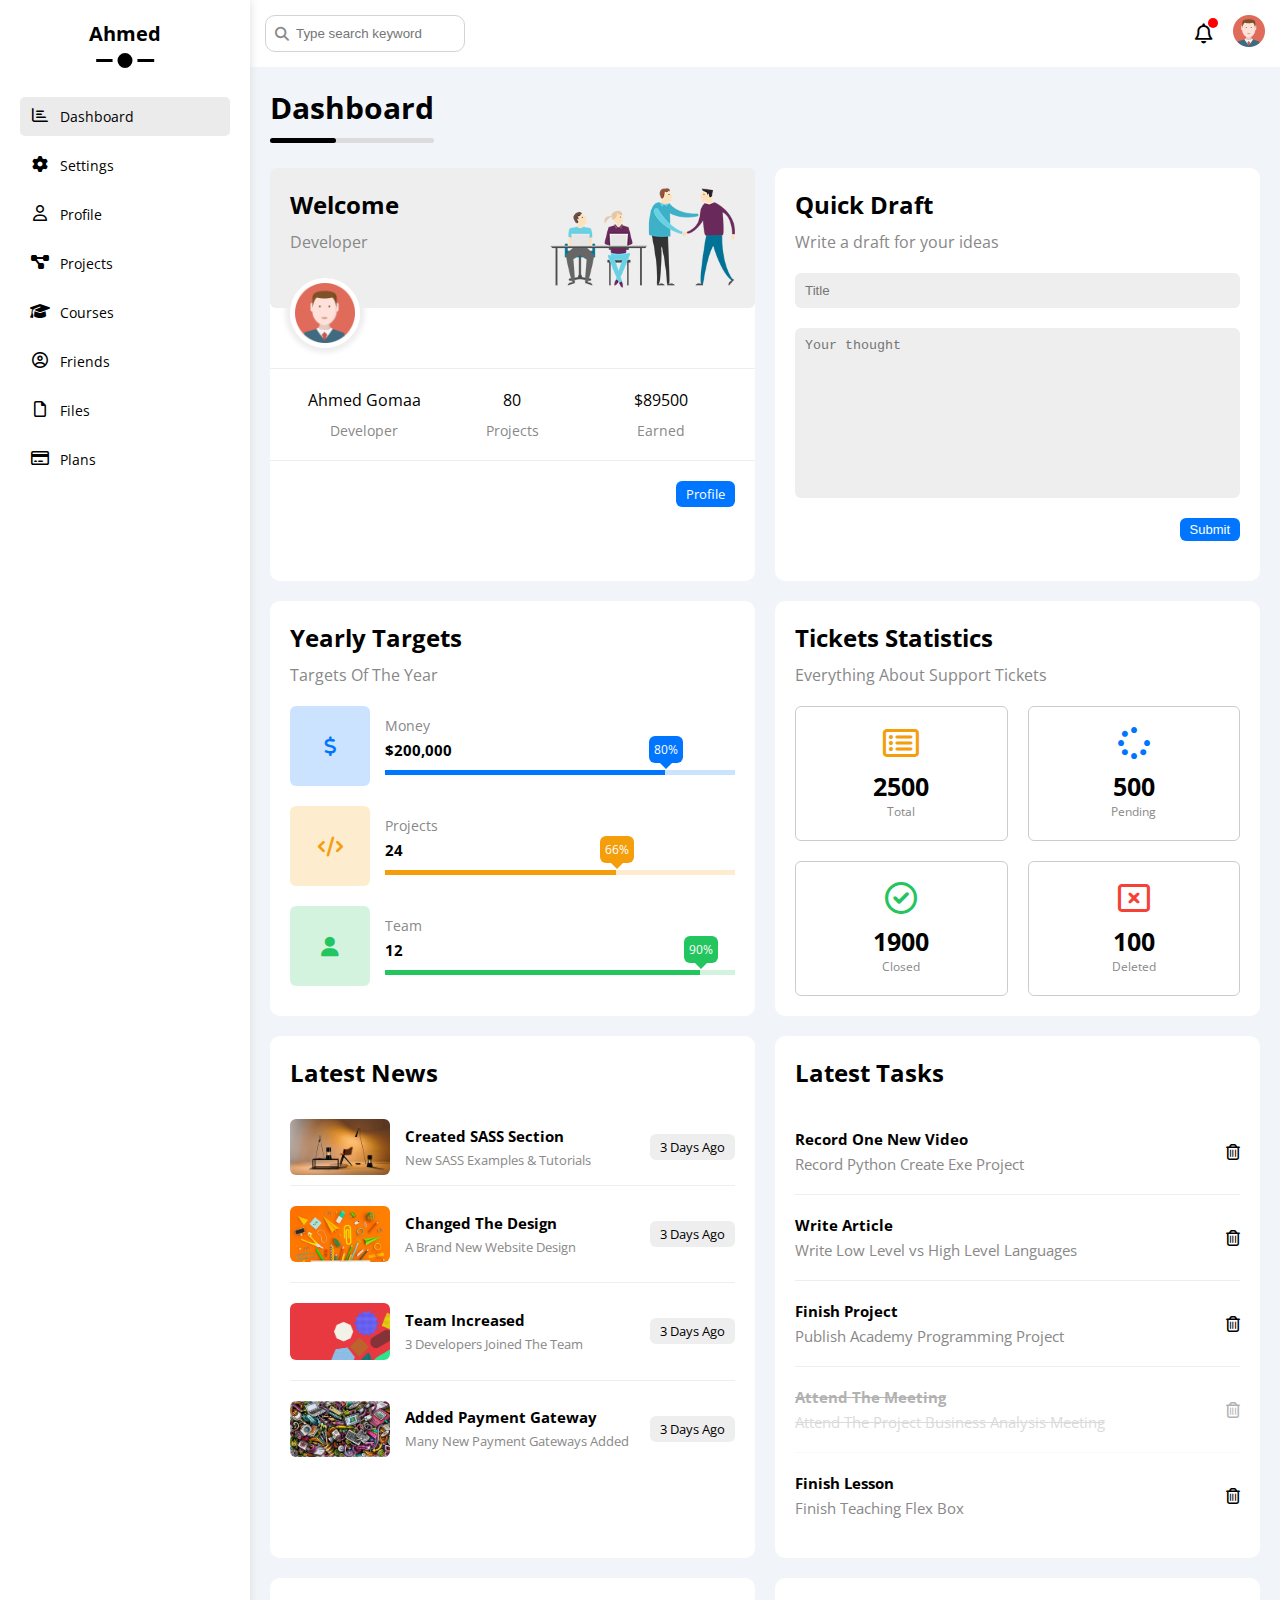
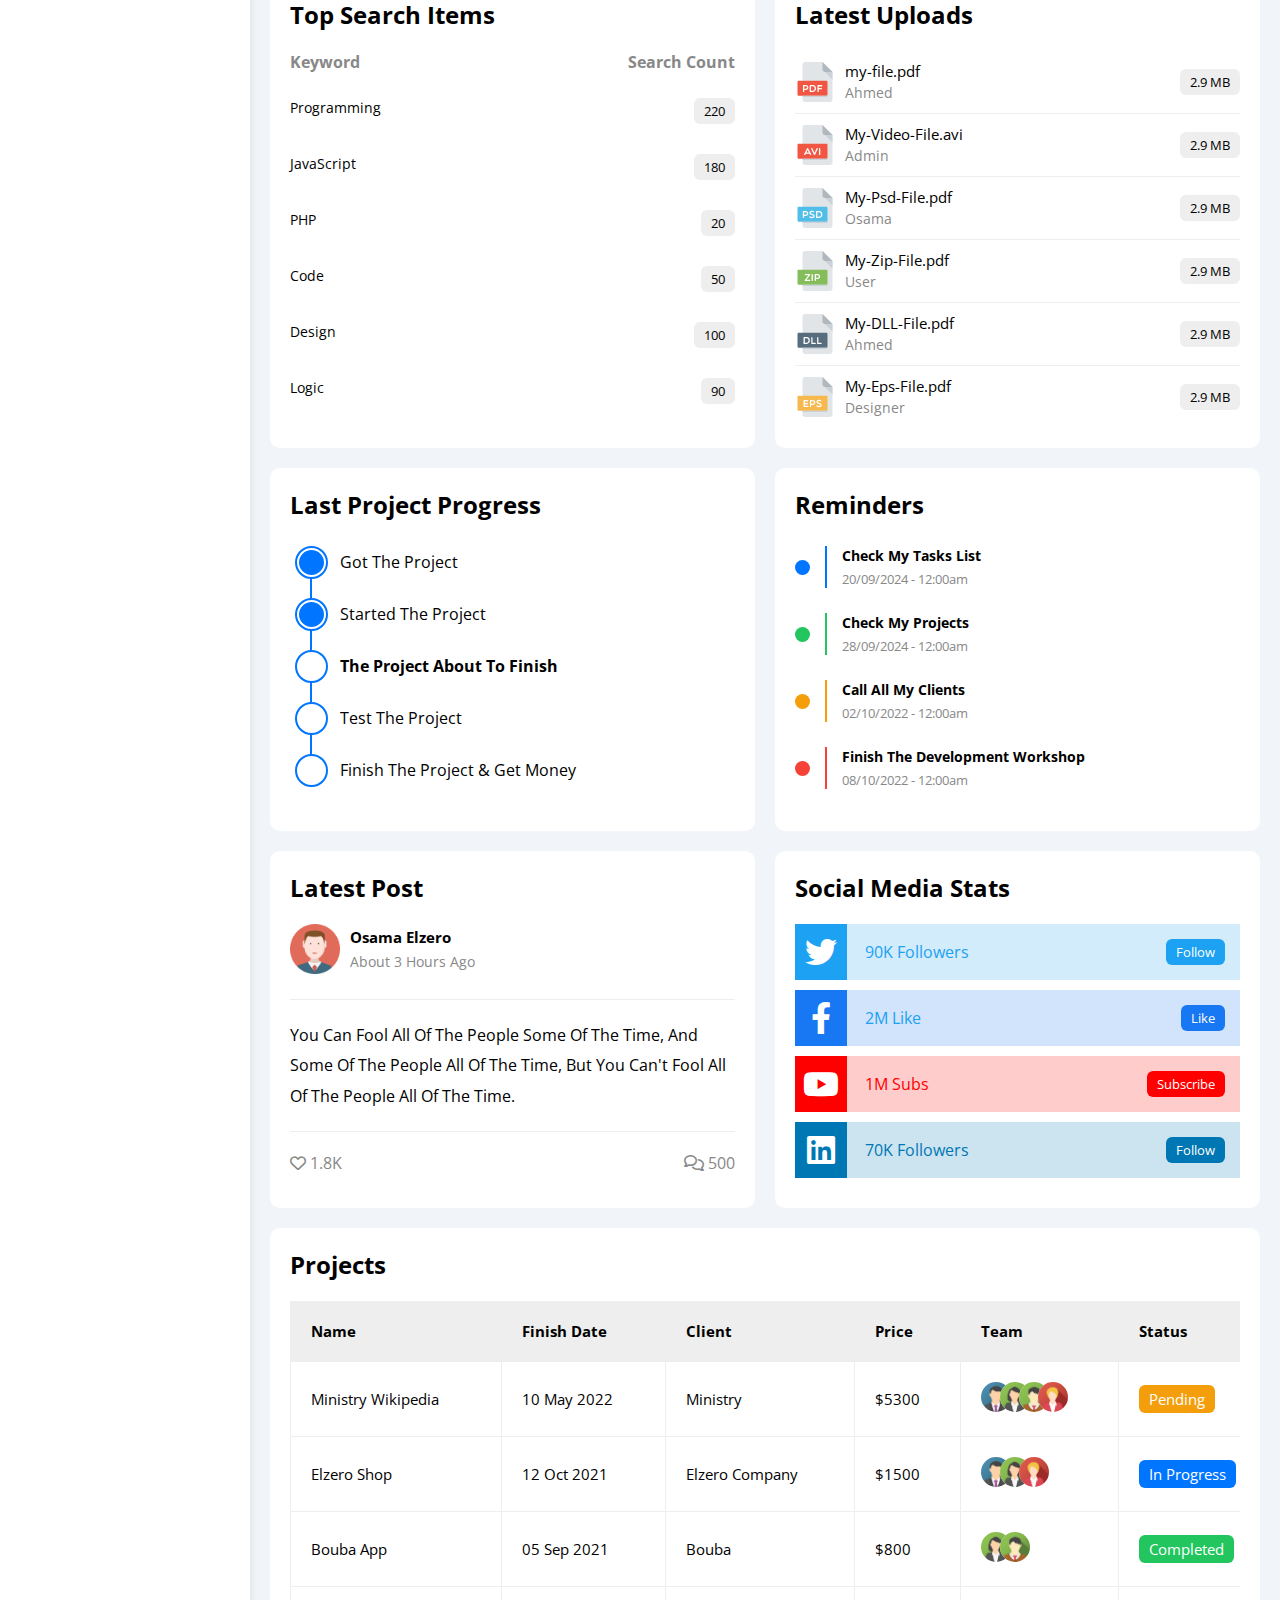
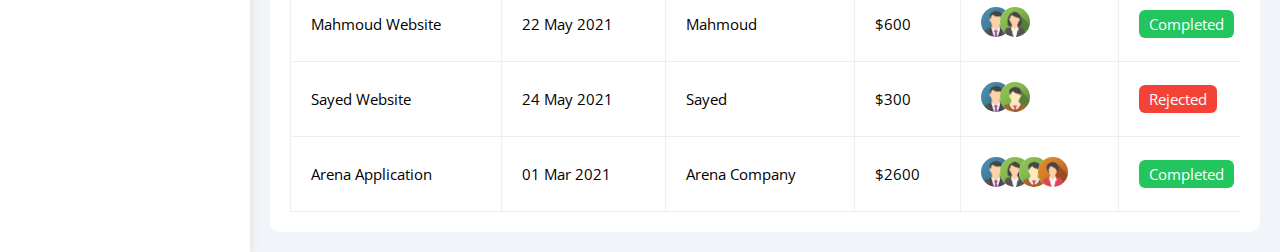
<file: index.html>
<!DOCTYPE html>
<html lang="en">
<head>
    <meta charset="UTF-8">
    <meta name="viewport" content="width=device-width, initial-scale=1.0">
    <title>Dashboard</title>
 
    
    <link rel="stylesheet" href="css/all.min.css" />
    <link rel="preconnect" href="https://fonts.googleapis.com" />
    <link rel="preconnect" href="https://fonts.gstatic.com" crossorigin />
    <link href="https://fonts.googleapis.com/css2?family=Open+Sans:wght@300;500&#038;display=swap" rel="stylesheet" />
    <link rel="stylesheet" href="css/framework.css" />
    <link rel="stylesheet" href="css/main.css" />
</head>
<body>
    <main class="main-page">
        <aside class="sidebar">
            <h2>Ahmed</h2>

            <nav class="main-nav">
                <ul class="main-nav-list">
                    <li class="nav-list-item">
                      <a class="active " href="index.html">
                        <i class="fa-regular fa-chart-bar fa-fw"></i>
                        <span>Dashboard</span>
                      </a>
                    </li>
                    <li class="nav-list-item">
                      <a class="" href="settings.html">
                        <i class="fa-solid fa-gear fa-fw"></i>
                        <span>Settings</span>
                      </a>
                    </li>
                    <li class="nav-list-item">
                      <a class="" href="profile.html">
                        <i class="fa-regular fa-user fa-fw"></i>
                        <span>Profile</span>
                      </a>
                    </li>
                    <li class="nav-list-item">
                      <a class="" href="projects.html">
                        <i class="fa-solid fa-diagram-project fa-fw"></i>
                        <span>Projects</span>
                      </a>
                    </li>
                    <li class="nav-list-item">
                      <a class="" href="courses.html">
                        <i class="fa-solid fa-graduation-cap fa-fw"></i>
                        <span>Courses</span>
                      </a>
                    </li>
                    <li class="nav-list-item">
                      <a class="" href="friends.html">
                        <i class="fa-regular fa-circle-user fa-fw"></i>
                        <span>Friends</span>
                      </a>
                    </li>
                    <li class="nav-list-item">
                      <a class="" href="files.html">
                        <i class="fa-regular fa-file fa-fw"></i>
                        <span>Files</span>
                      </a>
                    </li>
                    <li class="nav-list-item">
                      <a class="" href="plans.html">
                        <i class="fa-regular fa-credit-card fa-fw"></i>
                        <span>Plans</span>
                      </a>
                    </li>
                  </ul>
            </nav>
          
        </aside>
        <section class="main-content">
            <header class="main-header">
                <form action="">
                    <input type="search" name="" id="" placeholder="Type search keyword">
                </form>

                <div class="notification-profile">
                    <div class="notifications">
                        <i class="fa-regular fa-bell fa-lg"></i>
                    </div>
                    <div class="profile-icon">
                        <img src="./imgs/avatar.png" alt="">
                    </div>
                </div>
            </header>
            <section class="page-content">
              <h1>Dashboard</h1>
              <section class="wrapper d-grid gap-20 m-20">
                <article class="welcome bg-white rad-10 text-c-mobile block-mobile">
                  <div class="top-text d-flex space-between bg-eee p-20 rad-6">
                    <div>
                      <h2>Welcome</h2>
                      <p class="mt-10 mb-20 c-grey">Developer</p>
                    </div>
                    <img class="hide-mobile" src="./imgs/welcome.png" alt="">

                  </div>
                  <div class="developer-info">
                    <div class="image-holder w-fit m-20 between-flex">
                      <img src="./imgs/avatar.png" alt="">
                    </div>
                    <div class="information bg-white between-flex block-mobile p-20   border-eee mb-20">
                      <div class="text-container txt-c ">
                        <p>Ahmed Gomaa</p>
                        <p class="c-grey fs-14 mt-10">Developer</p>
                      </div>

                      <div class="text-container txt-c">
                        <p>80</p>
                        <p class="c-grey fs-14 mt-10">Projects</p>
                      </div>

                      <div class="text-container txt-c">
                        <p>$89500</p>
                        <p class="c-grey fs-14 mt-10">Earned</p>
                      </div>


                    </div>
                    <div class="footer-content">  
                      <a href="profile.html" class="d-block w-fit bg-blue fs-13 btn-shape  c-white rad-10 m-20">Profile</a> 
                    </div>
                  </div>
                </article>

                <article class="quick-draft bg-white rad-10 p-20">
                  <h2>Quick Draft</h2>
                  <p class="mt-10 mb-20 mr-0 ml-0 c-grey">Write a draft for your ideas</p>

                  <form action="">
                    <input type="text" name="title" id=" " placeholder="Title" class="rad-6">
                    <textarea name="" id="" cols="30" rows="10" placeholder="Your thought " class="rad-6"></textarea>
                  </form>

                  <div class="footer-content">  
                    <input type="submit"  class="d-block w-fit bg-blue fs-13 btn-shape c-white rad-10 m-20" /> 
                  </div>
                </article>

                <article class="yearly-targets bg-white rad-10 p-20">
                  <h2>Yearly Targets</h2>
                  <p class="mt-10 mb-20 mr-0 ml-0 c-grey " >Targets Of The Year</p>

                  <div class="yearly-targets-item money mb-20">
                    <p class="icon-content center-flex rad-6"><i class="fa-solid fa-dollar-sign fa-lg c-blue"></i></p>
                    <div class="text-content mt-10">
                      <p class="c-grey fs-14">Money</p>
                      <p class="c-black fs-15 fw-bold mt-5 ">$200,000</p>
                      <div class="d-block mt-10">
                        <span class="d-block bg-blue" style="width: 80%;" data-progress="80%"></span>
                      </div>
                    </div>
                  </div>


                  <div class="yearly-targets-item projects mb-20">
                    <p class="icon-content center-flex rad-6"> <i class="fa-solid fa-code fa-lg c-orange"></i> </p>
                    <div class="text-content mt-10">
                      <p class="c-grey fs-14">Projects</p>
                      <p class="c-black fs-15 fw-bold mt-5 ">24</p>
                      <div class="d-block mt-10">
                        <span class="d-block bg-orange" style="width: 66%;" data-progress="66%"></span>
                      </div>
                    </div>
                  </div>


                  <div class="yearly-targets-item team">
                    <p class="icon-content center-flex rad-6"><i class="fa-solid fa-user fa-lg c-green"></i></p>
                    <div class="text-content mt-10">
                      <p class="c-grey fs-14">Team</p>
                      <p class="c-black fs-15 fw-bold mt-5 ">12</p>
                      <div class="d-block mt-10">
                        <span class="d-block bg-green" style="width: 90%;" data-progress="90%"></span>
                      </div>
                    </div>
                  </div>


                </article>

                <article class="tickets bg-white rad-10 p-20 ">
                  <h2>Tickets Statistics</h2>
                  <p class="mt-10 mb-20 mr-0 ml-0 c-grey ">Everything About Support Tickets</p>

                  <div class="tickets-stat d-flex f-wrap gap-20">

                    <div class="stat-box txt-c border-ccc p-20 rad-6 ">
                      <i class="fa-regular fa-rectangle-list fa-2x mb-10 c-orange"></i>
                      <p class="c-black fs-25 fw-bold">2500</p>
                      <p class="c-grey">Total</p>
                    </div>


                    <div class="stat-box txt-c border-ccc p-20 rad-6">
                      <i class="fa-solid fa-spinner fa-2x mb-10 c-blue"></i>
                      <p class="c-black fs-25 fw-bold">500</p>
                      <p class="c-grey">Pending</p>
                    </div>




                    <div class="stat-box txt-c border-ccc p-20 rad-6">
                      <i class="fa-regular fa-circle-check fa-2x mb-10 c-green"></i>
                      <p class="c-black fs-25 fw-bold">1900</p>
                      <p class="c-grey ">Closed</p>
                    </div>



                    <div class="stat-box txt-c border-ccc p-20 rad-6">
                      <i class="fa-regular fa-rectangle-xmark fa-2x mb-10 c-red"></i>
                      <p class="c-black fs-25 fw-bold">100</p>
                      <p class="c-grey">Deleted</p>
                    </div>


                  </div>

                </article>

                <article class="latest-news bg-white rad-10 p-20">
                  <h2>Latest News</h2>
                  <div class="latest-news-container mt-20 ">

                    <div class="box pb-10 pt-10">
                      <img src="imgs/news-01.png" alt="">
                      <div class="info">
                        <p class="fs-15 fw-bold c-black mb-5">Created SASS Section</p>
                        <p class="fs-13 c-grey">New SASS Examples & Tutorials</p>
                      </div>
                      <div class="news-date btn-shape bg-eee fs-13 label">
                        3 Days Ago
                      </div>
                    </div>

                    <div class="box pb-20 pt-20">
                      <img src="imgs/news-02.png" alt="">
                      <div class="info">
                        <p class="fs-15 fw-bold c-black mb-5">Changed The Design </p>
                        <p class="fs-13 c-grey">A Brand New Website Design</p>
                      </div>
                      <div class="news-date btn-shape bg-eee fs-13 label">
                        3 Days Ago
                      </div>
                    </div>


                    <div class="box pb-20 pt-20">
                      <img src="imgs/news-03.png" alt="">
                      <div class="info">
                        <p class="fs-15 fw-bold c-black mb-5">Team Increased</p>
                        <p class="fs-13 c-grey">3 Developers Joined The Team</p>
                      </div>
                      <div class="news-date btn-shape bg-eee fs-13 label">
                        3 Days Ago
                      </div>
                    </div>


                    <div class="box pb-20 pt-20">
                      <img src="imgs/news-04.png" alt="">
                      <div class="info">
                        <p class="fs-15 fw-bold c-black mb-5">Added Payment Gateway</p>
                        <p class="fs-13 c-grey">Many New Payment Gateways Added</p>
                      </div>
                      <div class="news-date btn-shape bg-eee fs-13 label">
                        3 Days Ago
                      </div>
                    </div>
   

                  </div>
                </article>

                <article class="latest-tasks bg-white rad-10 p-20">
                  <h2>Latest Tasks</h2>
                  <div class="latest-tasks-container mt-20 ">

                    <div class="box pb-20 pt-20 d-flex between-flex ">
                      <div class="info">
                        <p class="fs-15 fw-bold c-black mb-5">Record One New Video</p>
                        <p class="fs-15 c-grey">Record Python Create Exe Project</p>
                      </div>
                      <i class="fa-regular fa-trash-can delete"></i>
                    </div>

                    <div class="box pb-20 pt-20 d-flex between-flex ">
                      <div class="info">
                        <p class="fs-15 fw-bold c-black mb-5">Write Article</p>
                        <p class="fs-15 c-grey">Write Low Level vs High Level Languages</p>
                      </div>
                      <i class="fa-regular fa-trash-can delete"></i>
                    </div>

                    <div class="box pb-20 pt-20 d-flex between-flex ">
                      <div class="info">
                        <p class="fs-15 fw-bold c-black mb-5">Finish Project</p>
                        <p class="fs-15 c-grey">Publish Academy Programming Project</p>
                      </div>
                      <i class="fa-regular fa-trash-can delete"></i>
                    </div>
   

                    <div class="box pb-20 pt-20 d-flex between-flex done">
                      <div class="info">
                        <p class="fs-15 fw-bold c-black mb-5">Attend The Meeting</p>
                        <p class="fs-15 c-grey">Attend The Project Business Analysis Meeting</p>
                      </div>
                      <i class="fa-regular fa-trash-can delete"></i>
                    </div>


                    <div class="box pb-20 pt-20 d-flex between-flex ">
                      <div class="info">
                        <p class="fs-15 fw-bold c-black mb-5">Finish Lesson </p>
                        <p class="fs-15 c-grey">Finish Teaching Flex Box</p>
                      </div>
                      <i class="fa-regular fa-trash-can delete"></i>
                    </div>

                  </div>
                </article>

                <article class="top-search bg-white rad-10 p-20">
                  <h2>Top Search Items</h2>
                  <div class="mt-20 d-flex space-between c-grey fw-bold">
                    <span>Keyword</span>
                    <span>Search Count</span>
                  </div>

                  <div class="items-container mt-10"> 
                    <div class="item d-flex space-between pt-15 pb-15">
                      <span class="fs-14">Programming</span>
                      <span class="bg-eee fs-13 btn-shape">220</span>
                    </div>

                    <div class="item d-flex space-between pt-15 pb-15">
                      <span class="fs-14">JavaScript</span>
                      <span class="bg-eee fs-13 btn-shape">180</span>
                    </div>

                    <div class="item d-flex space-between pt-15 pb-15">
                      <span class="fs-14">PHP</span>
                      <span class="bg-eee fs-13 btn-shape">20</span>
                    </div>

                    <div class="item d-flex space-between pt-15 pb-15">
                      <span class="fs-14">Code</span>
                      <span class="bg-eee fs-13 btn-shape">50</span>
                    </div>

                    <div class="item d-flex space-between pt-15 pb-15">
                      <span class="fs-14">Design</span>
                      <span class="bg-eee fs-13 btn-shape">100</span>
                    </div>

                    <div class="item d-flex space-between pt-15 pb-15">
                      <span class="fs-14">Logic</span>
                      <span class="bg-eee fs-13 btn-shape">90</span>
                    </div>


                  </div>
                </article>

                <article class="latest-uploads bg-white rad-10 p-20">
                  <h2>Latest Uploads</h2>
                  <div class="latest-uploads-content mt-20">
                    <div class="uploads-row d-flex between-flex pb-10 pt-10">
                      <img src="imgs/pdf.svg" class="mr-10" alt="">
                      <div class="file-info">
                        <p class="fs-15 ">my-file.pdf</p>
                        <span class="fs-14 c-grey">Ahmed</span>
                      </div>
                      <p class="bg-eee btn-shape fs-13">2.9 MB</p>
                    </div>
                    
                    <div class="uploads-row d-flex between-flex pb-10 pt-10">
                      <img src="imgs/avi.svg" class="mr-10" alt="">
                      <div class="file-info">
                        <p class="fs-15 ">My-Video-File.avi</p>
                        <span class="fs-14 c-grey">Admin</span>
                      </div>
                      <p class="bg-eee btn-shape fs-13">2.9 MB</p>
                    </div>


                    <div class="uploads-row d-flex between-flex pb-10 pt-10">
                      <img src="imgs/psd.svg" class="mr-10" alt="">
                      <div class="file-info">
                        <p class="fs-15 ">My-Psd-File.pdf</p>
                        <span class="fs-14 c-grey">Osama</span>
                      </div>
                      <p class="bg-eee btn-shape fs-13">2.9 MB</p>
                    </div>


                    <div class="uploads-row d-flex between-flex pb-10 pt-10">
                      <img src="imgs/zip.svg" class="mr-10" alt="">
                      <div class="file-info">
                        <p class="fs-15 ">My-Zip-File.pdf</p>
                        <span class="fs-14 c-grey">User</span>
                      </div>
                      <p class="bg-eee btn-shape fs-13">2.9 MB</p>
                    </div>


                    <div class="uploads-row d-flex between-flex pb-10 pt-10">
                      <img src="imgs/dll.svg" class="mr-10" alt="">
                      <div class="file-info">
                        <p class="fs-15 ">My-DLL-File.pdf</p>
                        <span class="fs-14 c-grey">Ahmed</span>
                      </div>
                      <p class="bg-eee btn-shape fs-13">2.9 MB</p>
                    </div>


                    <div class="uploads-row d-flex between-flex pb-10 pt-10">
                      <img src="imgs/eps.svg" class="mr-10" alt="">
                      <div class="file-info">
                        <p class="fs-15 ">My-Eps-File.pdf</p>
                        <span class="fs-14 c-grey">Designer</span>
                      </div>
                      <p class="bg-eee btn-shape fs-13">2.9 MB</p>
                    </div>
                  </div>
                </article>

                <article class="latest-project-progress bg-white rad-10 p-20">
                  <h2>Last Project Progress</h2>

                  <ul class="mt-20 p-relative ">
                    <li class="p-relative done">Got The Project </li>
                    <li class="p-relative done">Started The Project </li>
                    <li class="p-relative current">The Project About To Finish </li>
                    <li class="p-relative">Test The Project</li>
                    <li class="p-relative">Finish The Project & Get Money</li>
                  </ul>
                </article>

                <article class="reminders bg-white rad-10 p-20">
                  <h2>Reminders</h2>

                  <ul class="mt-20 p-relative ">
                    <li class="d-flex align-center mt-25">
                      <p class="reminder-key bg-blue mr-15 d-block rad-half"></p>
                      <div class="pl-15 blue-reminder">
                        <p class="fs-14 fw-bold mt-0 mb-5">Check My Tasks List</p>
                        <p class="fs-13 c-grey">20/09/2024 - 12:00am</p>
                      </div>
                    </li>

                    <li class="d-flex align-center mt-25">
                      <p class="reminder-key bg-green mr-15 d-block rad-half"></p>
                      <div class="pl-15 green-reminder">
                        <p class="fs-14 fw-bold mt-0 mb-5">Check My Projects</p>
                        <p class="fs-13 c-grey">28/09/2024 - 12:00am</p>
                      </div>
                    </li>


                    <li class="d-flex align-center mt-25">
                      <p class="reminder-key bg-orange mr-15 d-block rad-half"></p>
                      <div class="pl-15 orange-reminder">
                        <p class="fs-14 fw-bold mt-0 mb-5">Call All My Clients</p>
                        <p class="fs-13 c-grey">02/10/2022 - 12:00am</p>
                      </div>
                    </li>

                    <li class="d-flex align-center mt-25">
                      <p class="reminder-key bg-red mr-15 d-block rad-half"></p>
                      <div class="pl-15 red-reminder">
                        <p class="fs-14 fw-bold mt-0 mb-5">Finish The Development Workshop</p>
                        <p class="fs-13 c-grey">08/10/2022 - 12:00am</p>
                      </div>
                    </li>
                  </ul>
                </article>

                <article class="latest-post bg-white rad-10 p-20">
                  <h2 class="mb-20">Latest Post</h2>
                  
                  <div class="user-info d-flex align-center mb-25">
                    <img src="imgs/avatar.png" class="mr-10"  alt="">
                    <div>
                      <p class="fs-15 fw-bold mb-5">Osama Elzero </p>
                      <p class="fs-14 c-grey">About 3 Hours Ago </p>
                    </div>
                  </div>
                  
                  <p class="post-text  pb-20 pt-20 mb-20">
                    You Can Fool All Of The People Some Of The Time, And Some Of The People All Of The Time,
                    But You Can't Fool All Of The People All Of The Time.
                  </p>

                  <div class="c-grey d-flex space-between mb-10">
                    <div>
                      <i class="fa-regular fa-heart"></i>
                      <span>1.8K</span>
                    </div>
                    <div>
                      <i class="fa-regular fa-comments"></i>
                      <span>500</span>
                    </div>

                  </div>
                </article>
              
                <article class="social-media bg-white rad-10 p-20">
                  <h2 class="mb-20">Social Media Stats </h2>
                  <div class="box twitter p-15 p-relative mb-10 between-flex">
                    <i class="fa-brands fa-twitter fa-2x c-white h-full center-flex"></i>
                    <span>90K Followers</span>
                    <a class="fs-13 c-white btn-shape" href="#">Follow</a>
                  </div>
                  <div class="box facebook p-15 p-relative mb-10 between-flex">
                    <i class="fa-brands fa-facebook-f fa-2x c-white h-full center-flex"></i>
                    <span>2M Like</span>
                    <a class="fs-13 c-white btn-shape" href="#">Like</a>
                  </div>
                  <div class="box youtube p-15 p-relative mb-10 between-flex">
                    <i class="fa-brands fa-youtube fa-2x c-white h-full center-flex"></i>
                    <span>1M Subs</span>
                    <a class="fs-13 c-white btn-shape" href="#">Subscribe</a>
                  </div>
                  <div class="box linkedin p-15 p-relative mb-10 between-flex">
                    <i class="fa-brands fa-linkedin fa-2x c-white h-full center-flex"></i>
                    <span>70K Followers</span>
                    <a class="fs-13 c-white btn-shape" href="#">Follow</a>
                  </div>
                </article>

              </section>

              <section class="projects p-20 bg-white rad-10 m-20">
                <h2 class="mt-0 mb-20">Projects</h2>
                <div class="table-wrapper">
                  <table class="fs-15 w-full">
                    <thead>
                      <tr>
                        <td>Name</td>
                        <td>Finish Date	</td>
                        <td>Client</td>
                        <td>Price</td>
                        <td>Team</td>
                        <td>Status</td>
                      </tr>
                    </thead>

                    <tbody>
                      <tr>
                        <td>Ministry Wikipedia</td>
                        <td>10 May 2022</td>
                        <td>Ministry</td>
                        <td>$5300</td>
                        <td>
                          <img src="imgs/team-01.png" alt="" />
                          <img src="imgs/team-02.png" alt="" />
                          <img src="imgs/team-03.png" alt="" />
                          <img src="imgs/team-05.png" alt="" />
                        </td>
                        <td>
                          <span class="label btn-shape bg-orange c-white">Pending</span>
                        </td>
                      </tr>
                      <tr>
                        <td>Elzero Shop</td>
                        <td>12 Oct 2021</td>
                        <td>Elzero Company</td>
                        <td>$1500</td>
                        <td>
                          <img src="imgs/team-01.png" alt="" />
                          <img src="imgs/team-02.png" alt="" />
                          <img src="imgs/team-05.png" alt="" />
                        </td>
                        <td><span class="label btn-shape bg-blue c-white">In Progress</span></td>
                      </tr>
                      <tr>
                        <td>Bouba App</td>
                        <td>05 Sep 2021</td>
                        <td>Bouba</td>
                        <td>$800</td>
                        <td>
                          <img src="imgs/team-02.png" alt="" />
                          <img src="imgs/team-03.png" alt="" />
                        </td>
                        <td><span class="label btn-shape bg-green c-white">Completed</span></td>
                      </tr>
                      <tr>
                        <td>Mahmoud Website</td>
                        <td>22 May 2021</td>
                        <td>Mahmoud</td>
                        <td>$600</td>
                        <td>
                          <img src="imgs/team-01.png" alt="" />
                          <img src="imgs/team-02.png" alt="" />
                        </td>
                        <td><span class="label btn-shape bg-green c-white">Completed</span></td>
                      </tr>
                      <tr>
                        <td>Sayed Website</td>
                        <td>24 May 2021</td>
                        <td>Sayed</td>
                        <td>$300</td>
                        <td>
                          <img src="imgs/team-01.png" alt="" />
                          <img src="imgs/team-03.png" alt="" />
                        </td>
                        <td><span class="label btn-shape bg-red c-white">Rejected</span></td>
                      </tr>
                      <tr>
                        <td>Arena Application</td>
                        <td>01 Mar 2021</td>
                        <td>Arena Company</td>
                        <td>$2600</td>
                        <td>
                          <img src="imgs/team-01.png" alt="" />
                          <img src="imgs/team-02.png" alt="" />
                          <img src="imgs/team-03.png" alt="" />
                          <img src="imgs/team-04.png" alt="" />
                        </td>
                        <td><span class="label btn-shape bg-green c-white">Completed</span></td>
                      </tr>
                    </tbody>
                  </table>
                </div>
              </section>

            </section>
        </section>
    </main>
</body>
</html>
</file>
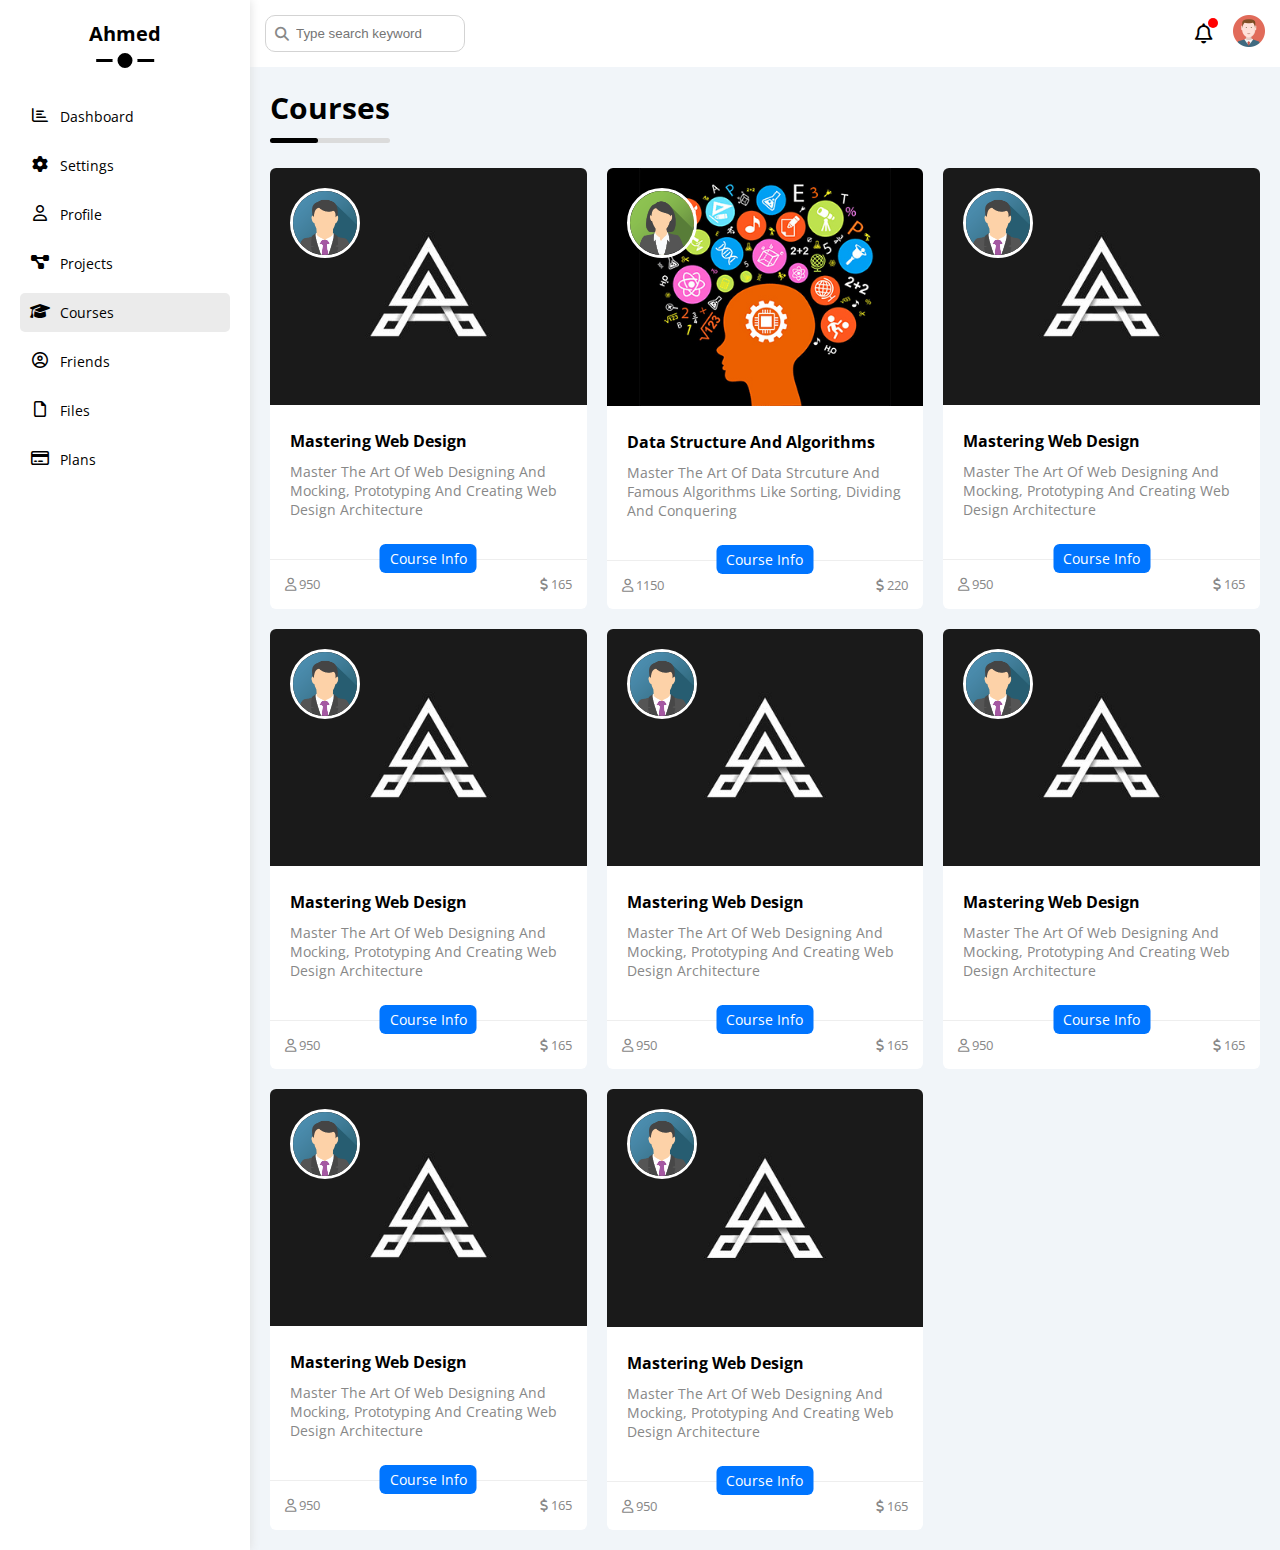
<file: courses.html>
<!DOCTYPE html>
<html lang="en">
<head>
    <meta charset="UTF-8">
    <meta name="viewport" content="width=device-width, initial-scale=1.0">
    <title>Courses</title>
 
    
    <link rel="stylesheet" href="css/all.min.css" />
    <link rel="preconnect" href="https://fonts.googleapis.com" />
    <link rel="preconnect" href="https://fonts.gstatic.com" crossorigin />
    <link href="https://fonts.googleapis.com/css2?family=Open+Sans:wght@300;500&#038;display=swap" rel="stylesheet" />
    <link rel="stylesheet" href="css/framework.css" />
    <link rel="stylesheet" href="css/main.css" />
</head>
<body>
    <main class="main-page">
        <aside class="sidebar">
            <h2>Ahmed</h2>

            <nav class="main-nav">
                <ul class="main-nav-list">
                    <li class="nav-list-item">
                      <a class=" " href="index.html">
                        <i class="fa-regular fa-chart-bar fa-fw"></i>
                        <span>Dashboard</span>
                      </a>
                    </li>
                    <li class="nav-list-item">
                      <a class="" href="settings.html">
                        <i class="fa-solid fa-gear fa-fw"></i>
                        <span>Settings</span>
                      </a>
                    </li>
                    <li class="nav-list-item">
                      <a class="" href="profile.html">
                        <i class="fa-regular fa-user fa-fw"></i>
                        <span>Profile</span>
                      </a>
                    </li>
                    <li class="nav-list-item">
                      <a class="" href="projects.html">
                        <i class="fa-solid fa-diagram-project fa-fw"></i>
                        <span>Projects</span>
                      </a>
                    </li>
                    <li class="nav-list-item">
                      <a class="active" href="courses.html">
                        <i class="fa-solid fa-graduation-cap fa-fw"></i>
                        <span>Courses</span>
                      </a>
                    </li>
                    <li class="nav-list-item">
                      <a class="" href="friends.html">
                        <i class="fa-regular fa-circle-user fa-fw"></i>
                        <span>Friends</span>
                      </a>
                    </li>
                    <li class="nav-list-item">
                      <a class="" href="files.html">
                        <i class="fa-regular fa-file fa-fw"></i>
                        <span>Files</span>
                      </a>
                    </li>
                    <li class="nav-list-item">
                      <a class="" href="plans.html">
                        <i class="fa-regular fa-credit-card fa-fw"></i>
                        <span>Plans</span>
                      </a>
                    </li>
                  </ul>
            </nav>
          
        </aside>
        <section class="main-content">
            <header class="main-header">
                <form action="">
                    <input type="search" name="" id="" placeholder="Type search keyword">
                </form>

                <div class="notification-profile">
                    <div class="notifications">
                        <i class="fa-regular fa-bell fa-lg"></i>
                    </div>
                    <div class="profile-icon">
                        <img src="./imgs/avatar.png" alt="">
                    </div>
                </div>
            </header>
            <section class="page-content">
              <h1>Courses</h1>
              <div class="courses-wrapper d-grid m-20 gap-20">
                <div class="course p-relative rad-6 bg-white">
                  <div class="avatar-container ">
                    <img class="p-absolute" src="imgs/team-01.png" alt="">
                  </div>
                  <div class="image-container">
                    <img src="imgs/course-01.jpg" alt="">
                  </div>
                  <div class="texts-container p-20">
                    <h4 class="mb-10">Mastering Web Design </h4>
                    <p class="c-grey fs-14 "> 
                      Master The Art Of Web Designing And Mocking, 
                      Prototyping And Creating Web Design Architecture
                    </p>
                  </div>
                  <div class="course-info p-relative">
                    <p class="c-white rad-6 fs-14 p-absolute">Course Info</p>
                    <div class="info d-flex align-center space-between p-15 fs-13">
                      <span class="c-grey">
                        <i class="fa-regular fa-user"></i>
                        950
                      </span>
                      <span class="c-grey">
                        <i class="fa-solid fa-dollar-sign"></i>
                        165
                      </span>
                    </div>
                  </div>
                </div>
                <div class="course p-relative rad-6 bg-white">
                  <div class="avatar-container ">
                    <img class="p-absolute" src="imgs/team-02.png" alt="">
                  </div>
                  <div class="image-container">
                    <img src="imgs/course-02.jpg" alt="">
                  </div>
                  <div class="texts-container p-20">
                    <h4 class="mb-10">Data Structure And Algorithms
                    </h4>
                    <p class="c-grey fs-14 "> 
                      Master The Art Of Data Strcuture And Famous Algorithms Like Sorting, Dividing And Conquering


                    </p>
                  </div>
                  <div class="course-info p-relative">
                    <p class="c-white rad-6 fs-14 p-absolute">Course Info</p>
                    <div class="info d-flex align-center space-between p-15 fs-13">
                      <span class="c-grey">
                        <i class="fa-regular fa-user"></i>
                        1150
                      </span>
                      <span class="c-grey">
                        <i class="fa-solid fa-dollar-sign"></i>
                        220
                      </span>
                    </div>
                  </div>
                </div>


                <div class="course p-relative rad-6 bg-white">
                  <div class="avatar-container ">
                    <img class="p-absolute" src="imgs/team-01.png" alt="">
                  </div>
                  <div class="image-container">
                    <img src="imgs/course-01.jpg" alt="">
                  </div>
                  <div class="texts-container p-20">
                    <h4 class="mb-10">Mastering Web Design </h4>
                    <p class="c-grey fs-14 "> 
                      Master The Art Of Web Designing And Mocking, 
                      Prototyping And Creating Web Design Architecture
                    </p>
                  </div>
                  <div class="course-info p-relative">
                    <p class="c-white rad-6 fs-14 p-absolute">Course Info</p>
                    <div class="info d-flex align-center space-between p-15 fs-13">
                      <span class="c-grey">
                        <i class="fa-regular fa-user"></i>
                        950
                      </span>
                      <span class="c-grey">
                        <i class="fa-solid fa-dollar-sign"></i>
                        165
                      </span>
                    </div>
                  </div>
                </div>


                <div class="course p-relative rad-6 bg-white">
                  <div class="avatar-container ">
                    <img class="p-absolute" src="imgs/team-01.png" alt="">
                  </div>
                  <div class="image-container">
                    <img src="imgs/course-01.jpg" alt="">
                  </div>
                  <div class="texts-container p-20">
                    <h4 class="mb-10">Mastering Web Design </h4>
                    <p class="c-grey fs-14 "> 
                      Master The Art Of Web Designing And Mocking, 
                      Prototyping And Creating Web Design Architecture
                    </p>
                  </div>
                  <div class="course-info p-relative">
                    <p class="c-white rad-6 fs-14 p-absolute">Course Info</p>
                    <div class="info d-flex align-center space-between p-15 fs-13">
                      <span class="c-grey">
                        <i class="fa-regular fa-user"></i>
                        950
                      </span>
                      <span class="c-grey">
                        <i class="fa-solid fa-dollar-sign"></i>
                        165
                      </span>
                    </div>
                  </div>
                </div>


                <div class="course p-relative rad-6 bg-white">
                  <div class="avatar-container ">
                    <img class="p-absolute" src="imgs/team-01.png" alt="">
                  </div>
                  <div class="image-container">
                    <img src="imgs/course-01.jpg" alt="">
                  </div>
                  <div class="texts-container p-20">
                    <h4 class="mb-10">Mastering Web Design </h4>
                    <p class="c-grey fs-14 "> 
                      Master The Art Of Web Designing And Mocking, 
                      Prototyping And Creating Web Design Architecture
                    </p>
                  </div>
                  <div class="course-info p-relative">
                    <p class="c-white rad-6 fs-14 p-absolute">Course Info</p>
                    <div class="info d-flex align-center space-between p-15 fs-13">
                      <span class="c-grey">
                        <i class="fa-regular fa-user"></i>
                        950
                      </span>
                      <span class="c-grey">
                        <i class="fa-solid fa-dollar-sign"></i>
                        165
                      </span>
                    </div>
                  </div>
                </div>


                <div class="course p-relative rad-6 bg-white">
                  <div class="avatar-container ">
                    <img class="p-absolute" src="imgs/team-01.png" alt="">
                  </div>
                  <div class="image-container">
                    <img src="imgs/course-01.jpg" alt="">
                  </div>
                  <div class="texts-container p-20">
                    <h4 class="mb-10">Mastering Web Design </h4>
                    <p class="c-grey fs-14 "> 
                      Master The Art Of Web Designing And Mocking, 
                      Prototyping And Creating Web Design Architecture
                    </p>
                  </div>
                  <div class="course-info p-relative">
                    <p class="c-white rad-6 fs-14 p-absolute">Course Info</p>
                    <div class="info d-flex align-center space-between p-15 fs-13">
                      <span class="c-grey">
                        <i class="fa-regular fa-user"></i>
                        950
                      </span>
                      <span class="c-grey">
                        <i class="fa-solid fa-dollar-sign"></i>
                        165
                      </span>
                    </div>
                  </div>
                </div>


                <div class="course p-relative rad-6 bg-white">
                  <div class="avatar-container ">
                    <img class="p-absolute" src="imgs/team-01.png" alt="">
                  </div>
                  <div class="image-container">
                    <img src="imgs/course-01.jpg" alt="">
                  </div>
                  <div class="texts-container p-20">
                    <h4 class="mb-10">Mastering Web Design </h4>
                    <p class="c-grey fs-14 "> 
                      Master The Art Of Web Designing And Mocking, 
                      Prototyping And Creating Web Design Architecture
                    </p>
                  </div>
                  <div class="course-info p-relative">
                    <p class="c-white rad-6 fs-14 p-absolute">Course Info</p>
                    <div class="info d-flex align-center space-between p-15 fs-13">
                      <span class="c-grey">
                        <i class="fa-regular fa-user"></i>
                        950
                      </span>
                      <span class="c-grey">
                        <i class="fa-solid fa-dollar-sign"></i>
                        165
                      </span>
                    </div>
                  </div>
                </div>

                <div class="course p-relative rad-6 bg-white">
                  <div class="avatar-container ">
                    <img class="p-absolute" src="imgs/team-01.png" alt="">
                  </div>
                  <div class="image-container">
                    <img src="imgs/course-01.jpg" alt="">
                  </div>
                  <div class="texts-container p-20">
                    <h4 class="mb-10">Mastering Web Design </h4>
                    <p class="c-grey fs-14 "> 
                      Master The Art Of Web Designing And Mocking, 
                      Prototyping And Creating Web Design Architecture
                    </p>
                  </div>
                  <div class="course-info p-relative">
                    <p class="c-white rad-6 fs-14 p-absolute">Course Info</p>
                    <div class="info d-flex align-center space-between p-15 fs-13">
                      <span class="c-grey">
                        <i class="fa-regular fa-user"></i>
                        950
                      </span>
                      <span class="c-grey">
                        <i class="fa-solid fa-dollar-sign"></i>
                        165
                      </span>
                    </div>
                  </div>
                </div>
              </div>
            </section>
        </section>
    </main>
</body>
</html>
</file>
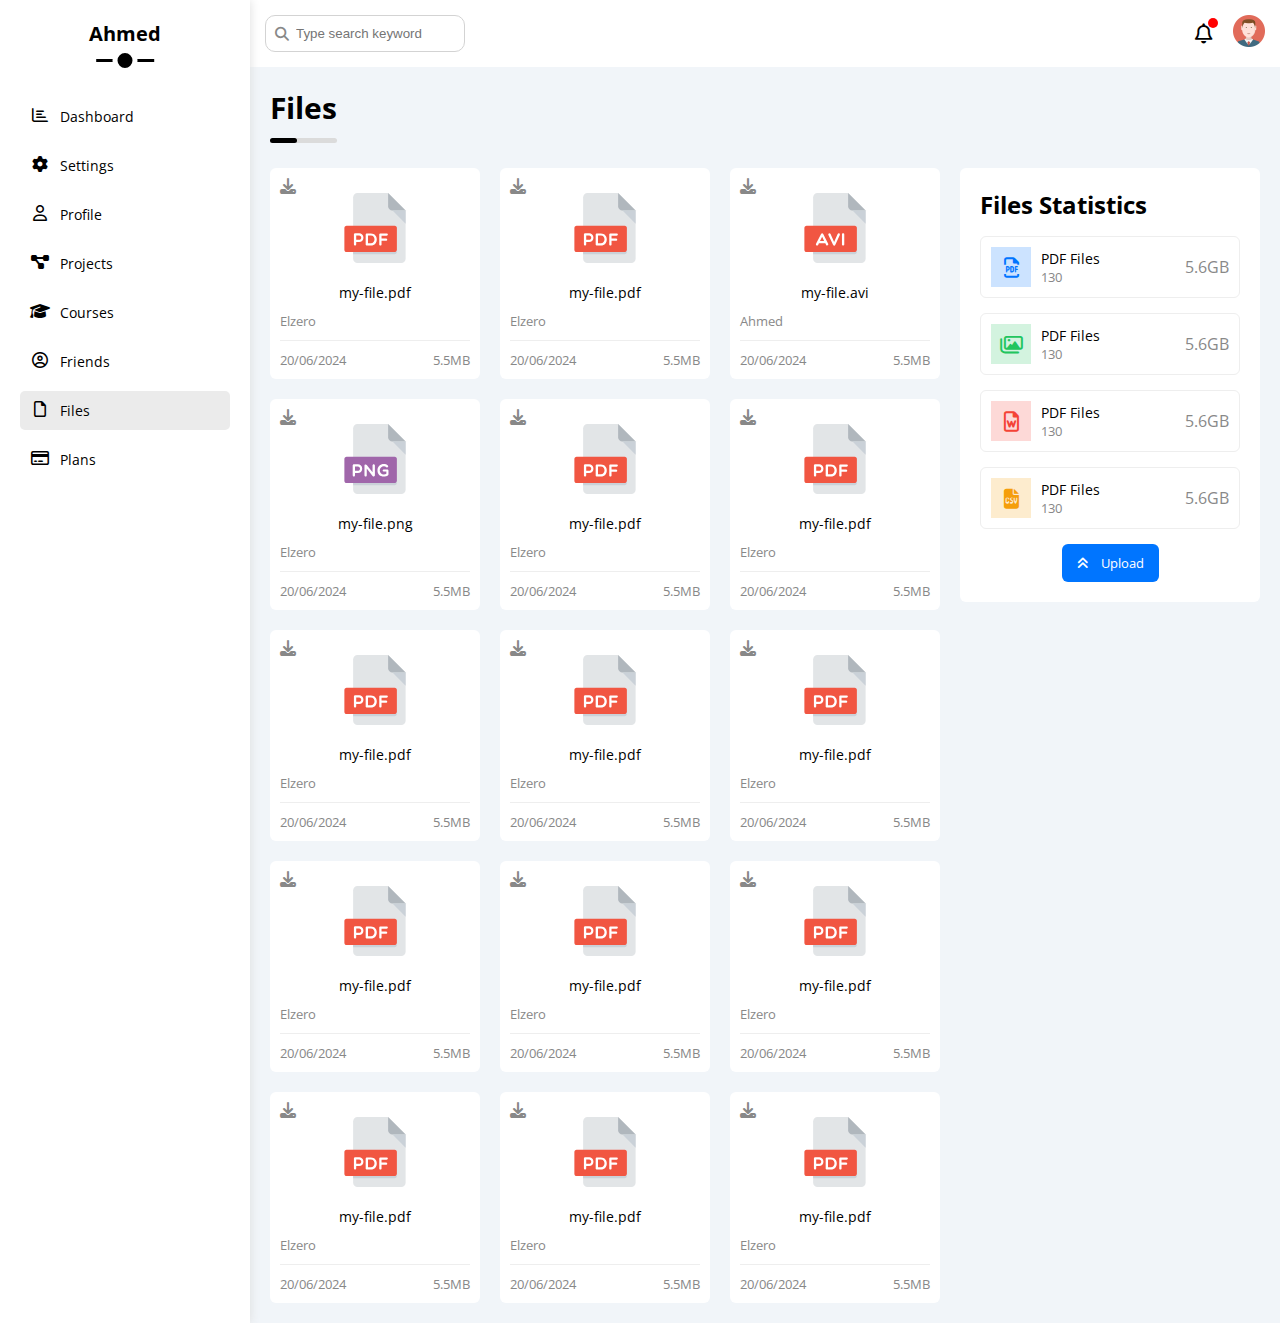
<file: files.html>
<!DOCTYPE html>
<html lang="en">
<head>
    <meta charset="UTF-8">
    <meta name="viewport" content="width=device-width, initial-scale=1.0">
    <title>Files</title>
 
    
    <link rel="stylesheet" href="css/all.min.css" />
    <link rel="preconnect" href="https://fonts.googleapis.com" />
    <link rel="preconnect" href="https://fonts.gstatic.com" crossorigin />
    <link href="https://fonts.googleapis.com/css2?family=Open+Sans:wght@300;500&#038;display=swap" rel="stylesheet" />
    <link rel="stylesheet" href="css/framework.css" />
    <link rel="stylesheet" href="css/main.css" />
</head>
<body>
    <main class="main-page">
        <aside class="sidebar">
            <h2>Ahmed</h2>

            <nav class="main-nav">
                <ul class="main-nav-list">
                    <li class="nav-list-item">
                      <a class=" " href="index.html">
                        <i class="fa-regular fa-chart-bar fa-fw"></i>
                        <span>Dashboard</span>
                      </a>
                    </li>
                    <li class="nav-list-item">
                      <a class="" href="settings.html">
                        <i class="fa-solid fa-gear fa-fw"></i>
                        <span>Settings</span>
                      </a>
                    </li>
                    <li class="nav-list-item">
                      <a class="" href="profile.html">
                        <i class="fa-regular fa-user fa-fw"></i>
                        <span>Profile</span>
                      </a>
                    </li>
                    <li class="nav-list-item">
                      <a class="" href="projects.html">
                        <i class="fa-solid fa-diagram-project fa-fw"></i>
                        <span>Projects</span>
                      </a>
                    </li>
                    <li class="nav-list-item">
                      <a class="" href="courses.html">
                        <i class="fa-solid fa-graduation-cap fa-fw"></i>
                        <span>Courses</span>
                      </a>
                    </li>
                    <li class="nav-list-item">
                      <a class="" href="friends.html">
                        <i class="fa-regular fa-circle-user fa-fw"></i>
                        <span>Friends</span>
                      </a>
                    </li>
                    <li class="nav-list-item">
                      <a class="active" href="files.html">
                        <i class="fa-regular fa-file fa-fw"></i>
                        <span>Files</span>
                      </a>
                    </li>
                    <li class="nav-list-item">
                      <a class="" href="plans.html">
                        <i class="fa-regular fa-credit-card fa-fw"></i>
                        <span>Plans</span>
                      </a>
                    </li>
                </ul>
            </nav>
          
        </aside>
        <section class="main-content">
            <header class="main-header">
                <form action="">
                    <input type="search" name="" id="" placeholder="Type search keyword">
                </form>

                <div class="notification-profile">
                    <div class="notifications">
                        <i class="fa-regular fa-bell fa-lg"></i>
                    </div>
                    <div class="profile-icon">
                        <img src="./imgs/avatar.png" alt="">
                    </div>
                </div>
            </header>
            <section class="page-content">
               <h1>Files</h1>
               <section class="files-page-container align-start m-20 d-flex gap-20">
                    <section class="files-container d-grid gap-20">
                        <div class="file p-relative bg-white rad-6 p-10">
                            <i class="fa-solid fa-download c-grey p-absolute"></i>
                            <div class="file-info txt-c">
                                <img class="mt-15 mb-15" src="imgs/pdf.svg" alt="">
                                <p class="txt-c mb-10 fs-14">my-file.pdf</p>
                            </div>
                            <p class="c-grey mb-10 fs-13 ">Elzero</p>
                            <div class="info-footer pt-10 c-grey fs-13 d-flex align-center space-between">
                                <span> 20/06/2024</span>
                                <span> 5.5MB </span>
                            </div>
                        </div>
                        <div class="file p-relative bg-white rad-6 p-10">
                            <i class="fa-solid fa-download c-grey p-absolute"></i>
                            <div class="file-info txt-c">
                                <img class="mt-15 mb-15" src="imgs/pdf.svg" alt="">
                                <p class="txt-c mb-10 fs-14">my-file.pdf</p>
                            </div>
                            <p class="c-grey mb-10 fs-13 ">Elzero</p>
                            <div class="info-footer pt-10 c-grey fs-13 d-flex align-center space-between">
                                <span> 20/06/2024</span>
                                <span> 5.5MB </span>
                            </div>
                        </div>
                        <div class="file p-relative bg-white rad-6 p-10">
                            <i class="fa-solid fa-download c-grey p-absolute"></i>
                            <div class="file-info txt-c">
                                <img class="mt-15 mb-15" src="imgs/avi.svg" alt="">
                                <p class="txt-c mb-10 fs-14">my-file.avi
                                </p>
                            </div>
                            <p class="c-grey mb-10 fs-13 ">Ahmed</p>
                            <div class="info-footer pt-10 c-grey fs-13 d-flex align-center space-between">
                                <span> 20/06/2024</span>
                                <span> 5.5MB </span>
                            </div>
                        </div>
                        <div class="file p-relative bg-white rad-6 p-10">
                            <i class="fa-solid fa-download c-grey p-absolute"></i>
                            <div class="file-info txt-c">
                                <img class="mt-15 mb-15" src="imgs/png.svg" alt="">
                                <p class="txt-c mb-10 fs-14">my-file.png</p>
                            </div>
                            <p class="c-grey mb-10 fs-13 ">Elzero</p>
                            <div class="info-footer pt-10 c-grey fs-13 d-flex align-center space-between">
                                <span> 20/06/2024</span>
                                <span> 5.5MB </span>
                            </div>
                        </div>
                        <div class="file p-relative bg-white rad-6 p-10">
                            <i class="fa-solid fa-download c-grey p-absolute"></i>
                            <div class="file-info txt-c">
                                <img class="mt-15 mb-15" src="imgs/pdf.svg" alt="">
                                <p class="txt-c mb-10 fs-14">my-file.pdf</p>
                            </div>
                            <p class="c-grey mb-10 fs-13 ">Elzero</p>
                            <div class="info-footer pt-10 c-grey fs-13 d-flex align-center space-between">
                                <span> 20/06/2024</span>
                                <span> 5.5MB </span>
                            </div>
                        </div>
                        <div class="file p-relative bg-white rad-6 p-10">
                            <i class="fa-solid fa-download c-grey p-absolute"></i>
                            <div class="file-info txt-c">
                                <img class="mt-15 mb-15" src="imgs/pdf.svg" alt="">
                                <p class="txt-c mb-10 fs-14">my-file.pdf</p>
                            </div>
                            <p class="c-grey mb-10 fs-13 ">Elzero</p>
                            <div class="info-footer pt-10 c-grey fs-13 d-flex align-center space-between">
                                <span> 20/06/2024</span>
                                <span> 5.5MB </span>
                            </div>
                        </div>
                        <div class="file p-relative bg-white rad-6 p-10">
                            <i class="fa-solid fa-download c-grey p-absolute"></i>
                            <div class="file-info txt-c">
                                <img class="mt-15 mb-15" src="imgs/pdf.svg" alt="">
                                <p class="txt-c mb-10 fs-14">my-file.pdf</p>
                            </div>
                            <p class="c-grey mb-10 fs-13 ">Elzero</p>
                            <div class="info-footer pt-10 c-grey fs-13 d-flex align-center space-between">
                                <span> 20/06/2024</span>
                                <span> 5.5MB </span>
                            </div>
                        </div>
                        <div class="file p-relative bg-white rad-6 p-10">
                            <i class="fa-solid fa-download c-grey p-absolute"></i>
                            <div class="file-info txt-c">
                                <img class="mt-15 mb-15" src="imgs/pdf.svg" alt="">
                                <p class="txt-c mb-10 fs-14">my-file.pdf</p>
                            </div>
                            <p class="c-grey mb-10 fs-13 ">Elzero</p>
                            <div class="info-footer pt-10 c-grey fs-13 d-flex align-center space-between">
                                <span> 20/06/2024</span>
                                <span> 5.5MB </span>
                            </div>
                        </div>
                        <div class="file p-relative bg-white rad-6 p-10">
                            <i class="fa-solid fa-download c-grey p-absolute"></i>
                            <div class="file-info txt-c">
                                <img class="mt-15 mb-15" src="imgs/pdf.svg" alt="">
                                <p class="txt-c mb-10 fs-14">my-file.pdf</p>
                            </div>
                            <p class="c-grey mb-10 fs-13 ">Elzero</p>
                            <div class="info-footer pt-10 c-grey fs-13 d-flex align-center space-between">
                                <span> 20/06/2024</span>
                                <span> 5.5MB </span>
                            </div>
                        </div>
                        <div class="file p-relative bg-white rad-6 p-10">
                            <i class="fa-solid fa-download c-grey p-absolute"></i>
                            <div class="file-info txt-c">
                                <img class="mt-15 mb-15" src="imgs/pdf.svg" alt="">
                                <p class="txt-c mb-10 fs-14">my-file.pdf</p>
                            </div>
                            <p class="c-grey mb-10 fs-13 ">Elzero</p>
                            <div class="info-footer pt-10 c-grey fs-13 d-flex align-center space-between">
                                <span> 20/06/2024</span>
                                <span> 5.5MB </span>
                            </div>
                        </div>
                        <div class="file p-relative bg-white rad-6 p-10">
                            <i class="fa-solid fa-download c-grey p-absolute"></i>
                            <div class="file-info txt-c">
                                <img class="mt-15 mb-15" src="imgs/pdf.svg" alt="">
                                <p class="txt-c mb-10 fs-14">my-file.pdf</p>
                            </div>
                            <p class="c-grey mb-10 fs-13 ">Elzero</p>
                            <div class="info-footer pt-10 c-grey fs-13 d-flex align-center space-between">
                                <span> 20/06/2024</span>
                                <span> 5.5MB </span>
                            </div>
                        </div>
                        <div class="file p-relative bg-white rad-6 p-10">
                            <i class="fa-solid fa-download c-grey p-absolute"></i>
                            <div class="file-info txt-c">
                                <img class="mt-15 mb-15" src="imgs/pdf.svg" alt="">
                                <p class="txt-c mb-10 fs-14">my-file.pdf</p>
                            </div>
                            <p class="c-grey mb-10 fs-13 ">Elzero</p>
                            <div class="info-footer pt-10 c-grey fs-13 d-flex align-center space-between">
                                <span> 20/06/2024</span>
                                <span> 5.5MB </span>
                            </div>
                        </div>
                        <div class="file p-relative bg-white rad-6 p-10">
                            <i class="fa-solid fa-download c-grey p-absolute"></i>
                            <div class="file-info txt-c">
                                <img class="mt-15 mb-15" src="imgs/pdf.svg" alt="">
                                <p class="txt-c mb-10 fs-14">my-file.pdf</p>
                            </div>
                            <p class="c-grey mb-10 fs-13 ">Elzero</p>
                            <div class="info-footer pt-10 c-grey fs-13 d-flex align-center space-between">
                                <span> 20/06/2024</span>
                                <span> 5.5MB </span>
                            </div>
                        </div>
                        <div class="file p-relative bg-white rad-6 p-10">
                            <i class="fa-solid fa-download c-grey p-absolute"></i>
                            <div class="file-info txt-c">
                                <img class="mt-15 mb-15" src="imgs/pdf.svg" alt="">
                                <p class="txt-c mb-10 fs-14">my-file.pdf</p>
                            </div>
                            <p class="c-grey mb-10 fs-13 ">Elzero</p>
                            <div class="info-footer pt-10 c-grey fs-13 d-flex align-center space-between">
                                <span> 20/06/2024</span>
                                <span> 5.5MB </span>
                            </div>
                        </div>
                        <div class="file p-relative bg-white rad-6 p-10">
                            <i class="fa-solid fa-download c-grey p-absolute"></i>
                            <div class="file-info txt-c">
                                <img class="mt-15 mb-15" src="imgs/pdf.svg" alt="">
                                <p class="txt-c mb-10 fs-14">my-file.pdf</p>
                            </div>
                            <p class="c-grey mb-10 fs-13 ">Elzero</p>
                            <div class="info-footer pt-10 c-grey fs-13 d-flex align-center space-between">
                                <span> 20/06/2024</span>
                                <span> 5.5MB </span>
                            </div>
                        </div>

                    </section>
                    <aside class="files-stats bg-white rad-6 p-20">
                        <h2 class="mt-0 mb-15 txt-c-mobile">Files Statistics</h2>
                        <div class="stats-row mb-15 p-10 d-flex align-center border-eee rad-6">
                            <i class="fa-regular fa-file-pdf fa-lg blue center-flex c-blue icon"></i>
                            <div class="stats-row-info">
                                <p class="fs-14">PDF Files</p>
                                <p class="fs-13 c-grey">130</p>
                            </div>
                            <p class="c-grey" >5.6GB</p>
                        </div>

                        <div class="stats-row mb-15 p-10 d-flex align-center border-eee rad-6">
                            <i class="fa-regular fa-images fa-lg green center-flex c-green icon"></i>
                            <div class="stats-row-info">
                                <p class="fs-14">PDF Files</p>
                                <p class="fs-13 c-grey">130</p>
                            </div>
                            <p class="c-grey" >5.6GB</p>
                        </div>

                        <div class="stats-row mb-15 p-10 d-flex align-center border-eee rad-6">
                            <i class="fa-regular fa-file-word fa-lg red center-flex c-red icon"></i>
                            <div class="stats-row-info">
                                <p class="fs-14">PDF Files</p>
                                <p class="fs-13 c-grey">130</p>
                            </div>
                            <p class="c-grey" >5.6GB</p>
                        </div>


                        <div class="stats-row p-10 d-flex align-center border-eee rad-6">
                            <i class="fa-solid fa-file-csv fa-lg orange center-flex c-orange icon"></i>
                            <div class="stats-row-info">
                                <p class="fs-14">PDF Files</p>
                                <p class="fs-13 c-grey">130</p>
                            </div>
                            <p class="c-grey" >5.6GB</p>
                        </div>
                        <a class="upload bg-blue c-white fs-13 rad-6 d-block w-fit" href="#">
                            <i class="fa-solid fa-angles-up mr-10"></i>
                            Upload
                          </a>
                    </aside>
               </section> 
            </section>
        </section>
    </main>
</body>
</html>
</file>
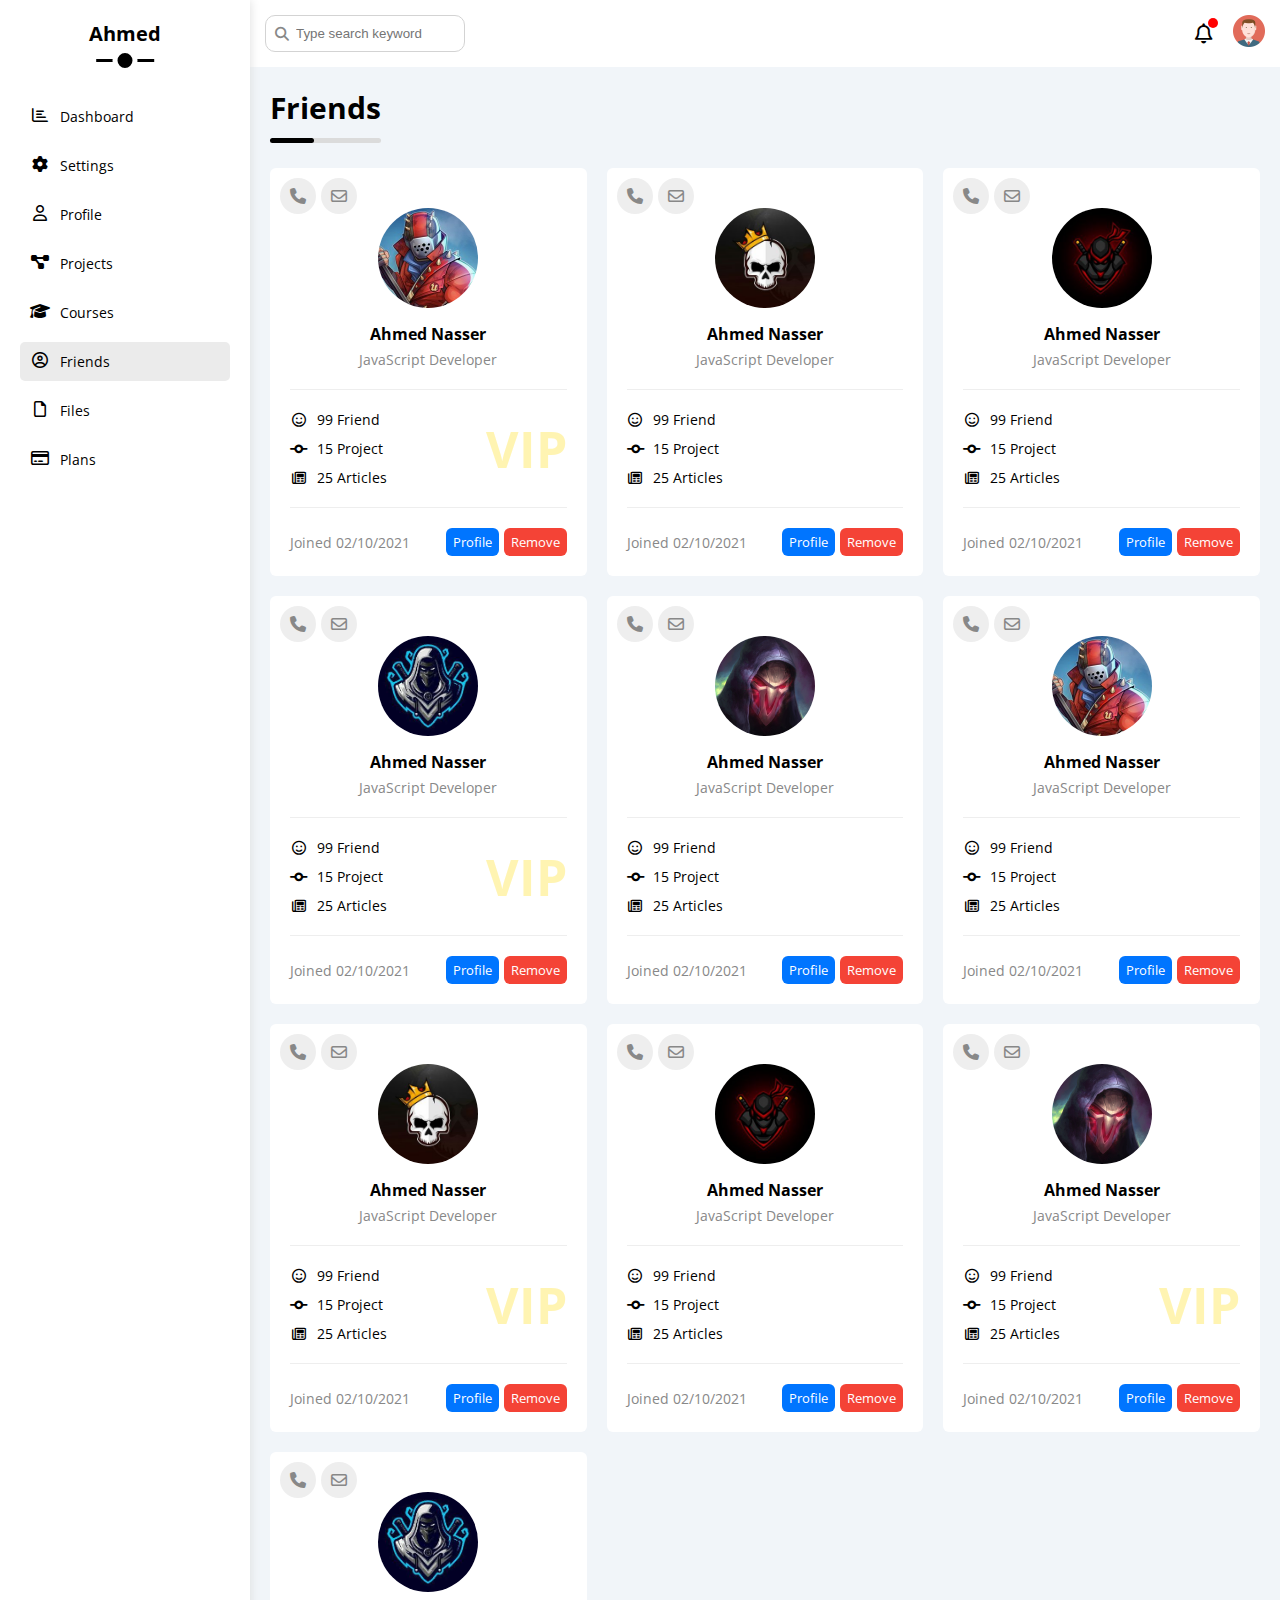
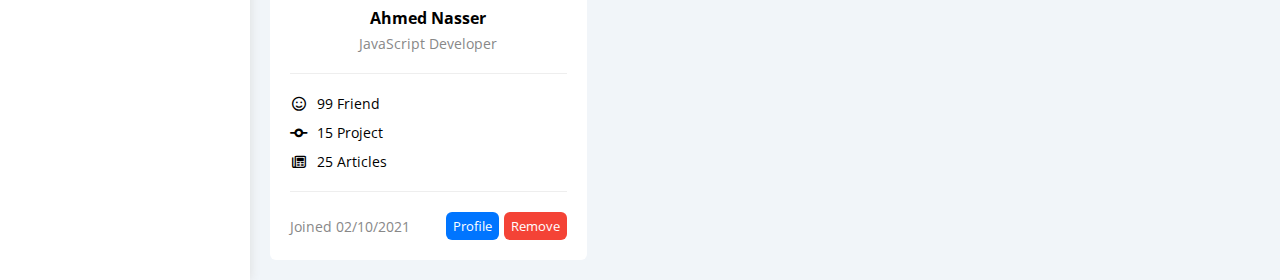
<file: friends.html>
<!DOCTYPE html>
<html lang="en">
<head>
    <meta charset="UTF-8">
    <meta name="viewport" content="width=device-width, initial-scale=1.0">
    <title>Friends</title>
 
    
    <link rel="stylesheet" href="css/all.min.css" />
    <link rel="preconnect" href="https://fonts.googleapis.com" />
    <link rel="preconnect" href="https://fonts.gstatic.com" crossorigin />
    <link href="https://fonts.googleapis.com/css2?family=Open+Sans:wght@300;500&#038;display=swap" rel="stylesheet" />
    <link rel="stylesheet" href="css/framework.css" />
    <link rel="stylesheet" href="css/main.css" />
</head>
<body>
    <main class="main-page">
        <aside class="sidebar">
            <h2>Ahmed</h2>

            <nav class="main-nav">
                <ul class="main-nav-list">
                    <li class="nav-list-item">
                      <a class=" " href="index.html">
                        <i class="fa-regular fa-chart-bar fa-fw"></i>
                        <span>Dashboard</span>
                      </a>
                    </li>
                    <li class="nav-list-item">
                      <a class="" href="settings.html">
                        <i class="fa-solid fa-gear fa-fw"></i>
                        <span>Settings</span>
                      </a>
                    </li>
                    <li class="nav-list-item">
                      <a class="" href="profile.html">
                        <i class="fa-regular fa-user fa-fw"></i>
                        <span>Profile</span>
                      </a>
                    </li>
                    <li class="nav-list-item">
                      <a class="" href="projects.html">
                        <i class="fa-solid fa-diagram-project fa-fw"></i>
                        <span>Projects</span>
                      </a>
                    </li>
                    <li class="nav-list-item">
                      <a class="" href="courses.html">
                        <i class="fa-solid fa-graduation-cap fa-fw"></i>
                        <span>Courses</span>
                      </a>
                    </li>
                    <li class="nav-list-item">
                      <a class="active" href="friends.html">
                        <i class="fa-regular fa-circle-user fa-fw"></i>
                        <span>Friends</span>
                      </a>
                    </li>
                    <li class="nav-list-item">
                      <a class="" href="files.html">
                        <i class="fa-regular fa-file fa-fw"></i>
                        <span>Files</span>
                      </a>
                    </li>
                    <li class="nav-list-item">
                      <a class="" href="plans.html">
                        <i class="fa-regular fa-credit-card fa-fw"></i>
                        <span>Plans</span>
                      </a>
                    </li>
                  </ul>
            </nav>
          
        </aside>
        <section class="main-content">
            <header class="main-header">
                <form action="">
                    <input type="search" name="" id="" placeholder="Type search keyword">
                </form>

                <div class="notification-profile">
                    <div class="notifications">
                        <i class="fa-regular fa-bell fa-lg"></i>
                    </div>
                    <div class="profile-icon">
                        <img src="./imgs/avatar.png" alt="">
                    </div>
                </div>
            </header>
            <section class="page-content">
              <h1>Friends</h1>
                <div class="friends-wrapper d-grid m-20 gap-20">
                    <div class="friend p-relative rad-6 bg-white p-20">
                        <div class="contacts d-flex p-absolute align-center w-fit">
                            <i class="fa-solid fa-phone bg-eee p-10 rad-half "></i> 
                            <i class="fa-regular fa-envelope bg-eee p-10 rad-half "></i> 
                        </div>

                        <div class="friend-profile txt-c mt-20">    
                            <img src="imgs/friend-01.jpg" alt="">
                            <h4 class="mt-10 mb-5">Ahmed Nasser</h4>
                            <p class="c-grey mb-20 fs-14">JavaScript Developer </p>
                        </div>

                        <div class="profile-info d-flex  pt-20 pb-20 align-center space-between">
                            <div class="info-txt">
                                <p class="fs-14 mb-10"><i class="fa-regular fa-face-smile fa-fw"></i> 99 Friend</p>
                                <p class="fs-14 mb-10"><i class="fa-solid fa-code-commit fa-fw"></i> 15 Project</p>
                                <p class="fs-14"><i class="fa-regular fa-newspaper fa-fw"></i> 25 Articles </p>
                            </div>
                            <span class="vip-text"> VIP </span>
                        </div>

                        <div class="profile-footer pt-20 d-flex space-between align-center">
                            <span class="c-grey fs-14" >Joined 02/10/2021 </span>
                            <div class="footer-actions d-flex align-center">
                                <span class="bg-blue rad-6 fs-13 c-white p-5">Profile</span>
                                <span class="bg-red rad-6 fs-13 c-white p-5">Remove</span>
                            </div>
                        </div>
                    </div>

                    <div class="friend p-relative rad-6 bg-white p-20">
                        <div class="contacts d-flex p-absolute align-center w-fit">
                            <i class="fa-solid fa-phone bg-eee p-10 rad-half "></i> 
                            <i class="fa-regular fa-envelope bg-eee p-10 rad-half "></i> 
                        </div>

                        <div class="friend-profile txt-c mt-20">    
                            <img src="imgs/friend-05.jpg" alt="">
                            <h4 class="mt-10 mb-5">Ahmed Nasser</h4>
                            <p class="c-grey mb-20 fs-14">JavaScript Developer </p>
                        </div>

                        <div class="profile-info d-flex  pt-20 pb-20 align-center space-between">
                            <div class="info-txt">
                                <p class="fs-14 mb-10"><i class="fa-regular fa-face-smile fa-fw"></i> 99 Friend</p>
                                <p class="fs-14 mb-10"><i class="fa-solid fa-code-commit fa-fw"></i> 15 Project</p>
                                <p class="fs-14"><i class="fa-regular fa-newspaper fa-fw"></i> 25 Articles </p>
                            </div>
                            <span class="vip-text d-none"> VIP </span>
                        </div>

                        <div class="profile-footer pt-20 d-flex space-between align-center">
                            <span class="c-grey fs-14" >Joined 02/10/2021 </span>
                            <div class="footer-actions d-flex align-center">
                                <span class="bg-blue rad-6 fs-13 c-white p-5">Profile</span>
                                <span class="bg-red rad-6 fs-13 c-white p-5">Remove</span>
                            </div>
                        </div>
                    </div>


                    <div class="friend p-relative rad-6 bg-white p-20">
                        <div class="contacts d-flex p-absolute align-center w-fit">
                            <i class="fa-solid fa-phone bg-eee p-10 rad-half "></i> 
                            <i class="fa-regular fa-envelope bg-eee p-10 rad-half "></i> 
                        </div>

                        <div class="friend-profile txt-c mt-20">    
                            <img src="imgs/friend-04.jpg" alt="">
                            <h4 class="mt-10 mb-5">Ahmed Nasser</h4>
                            <p class="c-grey mb-20 fs-14">JavaScript Developer </p>
                        </div>

                        <div class="profile-info d-flex  pt-20 pb-20 align-center space-between">
                            <div class="info-txt">
                                <p class="fs-14 mb-10"><i class="fa-regular fa-face-smile fa-fw"></i> 99 Friend</p>
                                <p class="fs-14 mb-10"><i class="fa-solid fa-code-commit fa-fw"></i> 15 Project</p>
                                <p class="fs-14"><i class="fa-regular fa-newspaper fa-fw"></i> 25 Articles </p>
                            </div>
                            <span class="vip-text  d-none"> VIP </span>
                        </div>

                        <div class="profile-footer pt-20 d-flex space-between align-center">
                            <span class="c-grey fs-14" >Joined 02/10/2021 </span>
                            <div class="footer-actions d-flex align-center">
                                <span class="bg-blue rad-6 fs-13 c-white p-5">Profile</span>
                                <span class="bg-red rad-6 fs-13 c-white p-5">Remove</span>
                            </div>
                        </div>
                    </div>


                    <div class="friend p-relative rad-6 bg-white p-20">
                        <div class="contacts d-flex p-absolute align-center w-fit">
                            <i class="fa-solid fa-phone bg-eee p-10 rad-half "></i> 
                            <i class="fa-regular fa-envelope bg-eee p-10 rad-half "></i> 
                        </div>

                        <div class="friend-profile txt-c mt-20">    
                            <img src="imgs/friend-02.jpg" alt="">
                            <h4 class="mt-10 mb-5">Ahmed Nasser</h4>
                            <p class="c-grey mb-20 fs-14">JavaScript Developer </p>
                        </div>

                        <div class="profile-info d-flex  pt-20 pb-20 align-center space-between">
                            <div class="info-txt">
                                <p class="fs-14 mb-10"><i class="fa-regular fa-face-smile fa-fw"></i> 99 Friend</p>
                                <p class="fs-14 mb-10"><i class="fa-solid fa-code-commit fa-fw"></i> 15 Project</p>
                                <p class="fs-14"><i class="fa-regular fa-newspaper fa-fw"></i> 25 Articles </p>
                            </div>
                            <span class="vip-text"> VIP </span>
                        </div>

                        <div class="profile-footer pt-20 d-flex space-between align-center">
                            <span class="c-grey fs-14" >Joined 02/10/2021 </span>
                            <div class="footer-actions d-flex align-center">
                                <span class="bg-blue rad-6 fs-13 c-white p-5">Profile</span>
                                <span class="bg-red rad-6 fs-13 c-white p-5">Remove</span>
                            </div>
                        </div>
                    </div>




                    <div class="friend p-relative rad-6 bg-white p-20">
                        <div class="contacts d-flex p-absolute align-center w-fit">
                            <i class="fa-solid fa-phone bg-eee p-10 rad-half "></i> 
                            <i class="fa-regular fa-envelope bg-eee p-10 rad-half "></i> 
                        </div>

                        <div class="friend-profile txt-c mt-20">    
                            <img src="imgs/friend-03.jpg" alt="">
                            <h4 class="mt-10 mb-5">Ahmed Nasser</h4>
                            <p class="c-grey mb-20 fs-14">JavaScript Developer </p>
                        </div>

                        <div class="profile-info d-flex  pt-20 pb-20 align-center space-between">
                            <div class="info-txt">
                                <p class="fs-14 mb-10"><i class="fa-regular fa-face-smile fa-fw"></i> 99 Friend</p>
                                <p class="fs-14 mb-10"><i class="fa-solid fa-code-commit fa-fw"></i> 15 Project</p>
                                <p class="fs-14"><i class="fa-regular fa-newspaper fa-fw"></i> 25 Articles </p>
                            </div>
                            <span class="vip-text  d-none"> VIP </span>
                        </div>

                        <div class="profile-footer pt-20 d-flex space-between align-center">
                            <span class="c-grey fs-14" >Joined 02/10/2021 </span>
                            <div class="footer-actions d-flex align-center">
                                <span class="bg-blue rad-6 fs-13 c-white p-5">Profile</span>
                                <span class="bg-red rad-6 fs-13 c-white p-5">Remove</span>
                            </div>
                        </div>
                    </div>



                    <div class="friend p-relative rad-6 bg-white p-20">
                        <div class="contacts d-flex p-absolute align-center w-fit">
                            <i class="fa-solid fa-phone bg-eee p-10 rad-half "></i> 
                            <i class="fa-regular fa-envelope bg-eee p-10 rad-half "></i> 
                        </div>

                        <div class="friend-profile txt-c mt-20">    
                            <img src="imgs/friend-01.jpg" alt="">
                            <h4 class="mt-10 mb-5">Ahmed Nasser</h4>
                            <p class="c-grey mb-20 fs-14">JavaScript Developer </p>
                        </div>

                        <div class="profile-info d-flex  pt-20 pb-20 align-center space-between">
                            <div class="info-txt">
                                <p class="fs-14 mb-10"><i class="fa-regular fa-face-smile fa-fw"></i> 99 Friend</p>
                                <p class="fs-14 mb-10"><i class="fa-solid fa-code-commit fa-fw"></i> 15 Project</p>
                                <p class="fs-14"><i class="fa-regular fa-newspaper fa-fw"></i> 25 Articles </p>
                            </div>
                            <span class="vip-text  d-none"> VIP </span>
                        </div>

                        <div class="profile-footer pt-20 d-flex space-between align-center">
                            <span class="c-grey fs-14" >Joined 02/10/2021 </span>
                            <div class="footer-actions d-flex align-center">
                                <span class="bg-blue rad-6 fs-13 c-white p-5">Profile</span>
                                <span class="bg-red rad-6 fs-13 c-white p-5">Remove</span>
                            </div>
                        </div>
                    </div>



                    <div class="friend p-relative rad-6 bg-white p-20">
                        <div class="contacts d-flex p-absolute align-center w-fit">
                            <i class="fa-solid fa-phone bg-eee p-10 rad-half "></i> 
                            <i class="fa-regular fa-envelope bg-eee p-10 rad-half "></i> 
                        </div>

                        <div class="friend-profile txt-c mt-20">    
                            <img src="imgs/friend-05.jpg" alt="">
                            <h4 class="mt-10 mb-5">Ahmed Nasser</h4>
                            <p class="c-grey mb-20 fs-14">JavaScript Developer </p>
                        </div>

                        <div class="profile-info d-flex  pt-20 pb-20 align-center space-between">
                            <div class="info-txt">
                                <p class="fs-14 mb-10"><i class="fa-regular fa-face-smile fa-fw"></i> 99 Friend</p>
                                <p class="fs-14 mb-10"><i class="fa-solid fa-code-commit fa-fw"></i> 15 Project</p>
                                <p class="fs-14"><i class="fa-regular fa-newspaper fa-fw"></i> 25 Articles </p>
                            </div>
                            <span class="vip-text"> VIP </span>
                        </div>

                        <div class="profile-footer pt-20 d-flex space-between align-center">
                            <span class="c-grey fs-14" >Joined 02/10/2021 </span>
                            <div class="footer-actions d-flex align-center">
                                <span class="bg-blue rad-6 fs-13 c-white p-5">Profile</span>
                                <span class="bg-red rad-6 fs-13 c-white p-5">Remove</span>
                            </div>
                        </div>
                    </div>


                    <div class="friend p-relative rad-6 bg-white p-20">
                        <div class="contacts d-flex p-absolute align-center w-fit">
                            <i class="fa-solid fa-phone bg-eee p-10 rad-half "></i> 
                            <i class="fa-regular fa-envelope bg-eee p-10 rad-half "></i> 
                        </div>

                        <div class="friend-profile txt-c mt-20">    
                            <img src="imgs/friend-04.jpg" alt="">
                            <h4 class="mt-10 mb-5">Ahmed Nasser</h4>
                            <p class="c-grey mb-20 fs-14">JavaScript Developer </p>
                        </div>

                        <div class="profile-info d-flex  pt-20 pb-20 align-center space-between">
                            <div class="info-txt">
                                <p class="fs-14 mb-10"><i class="fa-regular fa-face-smile fa-fw"></i> 99 Friend</p>
                                <p class="fs-14 mb-10"><i class="fa-solid fa-code-commit fa-fw"></i> 15 Project</p>
                                <p class="fs-14"><i class="fa-regular fa-newspaper fa-fw"></i> 25 Articles </p>
                            </div>
                            <span class="vip-text  d-none"> VIP </span>
                        </div>

                        <div class="profile-footer pt-20 d-flex space-between align-center">
                            <span class="c-grey fs-14" >Joined 02/10/2021 </span>
                            <div class="footer-actions d-flex align-center">
                                <span class="bg-blue rad-6 fs-13 c-white p-5">Profile</span>
                                <span class="bg-red rad-6 fs-13 c-white p-5">Remove</span>
                            </div>
                        </div>
                    </div>
                    <div class="friend p-relative rad-6 bg-white p-20">
                        <div class="contacts d-flex p-absolute align-center w-fit">
                            <i class="fa-solid fa-phone bg-eee p-10 rad-half "></i> 
                            <i class="fa-regular fa-envelope bg-eee p-10 rad-half "></i> 
                        </div>

                        <div class="friend-profile txt-c mt-20">    
                            <img src="imgs/friend-03.jpg" alt="">
                            <h4 class="mt-10 mb-5">Ahmed Nasser</h4>
                            <p class="c-grey mb-20 fs-14">JavaScript Developer </p>
                        </div>

                        <div class="profile-info d-flex  pt-20 pb-20 align-center space-between">
                            <div class="info-txt">
                                <p class="fs-14 mb-10"><i class="fa-regular fa-face-smile fa-fw"></i> 99 Friend</p>
                                <p class="fs-14 mb-10"><i class="fa-solid fa-code-commit fa-fw"></i> 15 Project</p>
                                <p class="fs-14"><i class="fa-regular fa-newspaper fa-fw"></i> 25 Articles </p>
                            </div>
                            <span class="vip-text"> VIP </span>
                        </div>

                        <div class="profile-footer pt-20 d-flex space-between align-center">
                            <span class="c-grey fs-14" >Joined 02/10/2021 </span>
                            <div class="footer-actions d-flex align-center">
                                <span class="bg-blue rad-6 fs-13 c-white p-5">Profile</span>
                                <span class="bg-red rad-6 fs-13 c-white p-5">Remove</span>
                            </div>
                        </div>
                    </div>

                    <div class="friend p-relative rad-6 bg-white p-20">
                        <div class="contacts d-flex p-absolute align-center w-fit">
                            <i class="fa-solid fa-phone bg-eee p-10 rad-half "></i> 
                            <i class="fa-regular fa-envelope bg-eee p-10 rad-half "></i> 
                        </div>

                        <div class="friend-profile txt-c mt-20">    
                            <img src="imgs/friend-02.jpg" alt="">
                            <h4 class="mt-10 mb-5">Ahmed Nasser</h4>
                            <p class="c-grey mb-20 fs-14">JavaScript Developer </p>
                        </div>

                        <div class="profile-info d-flex  pt-20 pb-20 align-center space-between">
                            <div class="info-txt">
                                <p class="fs-14 mb-10"><i class="fa-regular fa-face-smile fa-fw"></i> 99 Friend</p>
                                <p class="fs-14 mb-10"><i class="fa-solid fa-code-commit fa-fw"></i> 15 Project</p>
                                <p class="fs-14"><i class="fa-regular fa-newspaper fa-fw"></i> 25 Articles </p>
                            </div>
                            <span class="vip-text  d-none"> VIP </span>
                        </div>

                        <div class="profile-footer pt-20 d-flex space-between align-center">
                            <span class="c-grey fs-14" >Joined 02/10/2021 </span>
                            <div class="footer-actions d-flex align-center">
                                <span class="bg-blue rad-6 fs-13 c-white p-5">Profile</span>
                                <span class="bg-red rad-6 fs-13 c-white p-5">Remove</span>
                            </div>
                        </div>
                    </div>
                </div>
            </section>
        </section>
    </main>
</body>
</html>
</file>
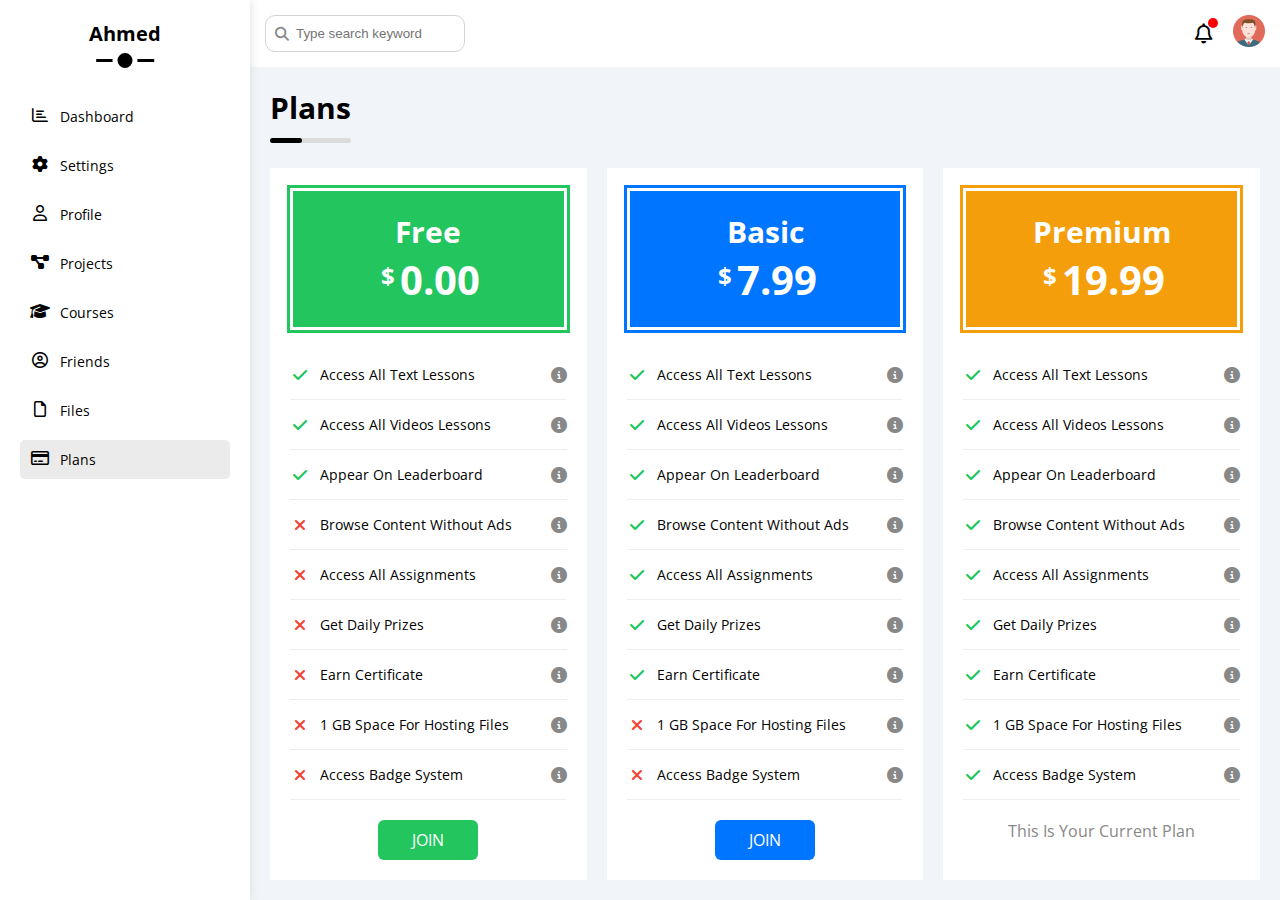
<file: plans.html>
<!DOCTYPE html>
<html lang="en">
<head>
    <meta charset="UTF-8">
    <meta name="viewport" content="width=device-width, initial-scale=1.0">
    <title>Plans</title>
 
    
    <link rel="stylesheet" href="css/all.min.css" />
    <link rel="preconnect" href="https://fonts.googleapis.com" />
    <link rel="preconnect" href="https://fonts.gstatic.com" crossorigin />
    <link href="https://fonts.googleapis.com/css2?family=Open+Sans:wght@300;500&#038;display=swap" rel="stylesheet" />
    <link rel="stylesheet" href="css/framework.css" />
    <link rel="stylesheet" href="css/main.css" />
</head>
<body>
    <main class="main-page">
        <aside class="sidebar">
            <h2>Ahmed</h2>

            <nav class="main-nav">
                <ul class="main-nav-list">
                    <li class="nav-list-item">
                      <a class=" " href="index.html">
                        <i class="fa-regular fa-chart-bar fa-fw"></i>
                        <span>Dashboard</span>
                      </a>
                    </li>
                    <li class="nav-list-item">
                      <a class="" href="settings.html">
                        <i class="fa-solid fa-gear fa-fw"></i>
                        <span>Settings</span>
                      </a>
                    </li>
                    <li class="nav-list-item">
                      <a class="" href="profile.html">
                        <i class="fa-regular fa-user fa-fw"></i>
                        <span>Profile</span>
                      </a>
                    </li>
                    <li class="nav-list-item">
                      <a class="" href="projects.html">
                        <i class="fa-solid fa-diagram-project fa-fw"></i>
                        <span>Projects</span>
                      </a>
                    </li>
                    <li class="nav-list-item">
                      <a class="" href="courses.html">
                        <i class="fa-solid fa-graduation-cap fa-fw"></i>
                        <span>Courses</span>
                      </a>
                    </li>
                    <li class="nav-list-item">
                      <a class="" href="friends.html">
                        <i class="fa-regular fa-circle-user fa-fw"></i>
                        <span>Friends</span>
                      </a>
                    </li>
                    <li class="nav-list-item">
                      <a class="" href="files.html">
                        <i class="fa-regular fa-file fa-fw"></i>
                        <span>Files</span>
                      </a>
                    </li>
                    <li class="nav-list-item">
                      <a class="active" href="plans.html">
                        <i class="fa-regular fa-credit-card fa-fw"></i>
                        <span>Plans</span>
                      </a>
                    </li>
                </ul>
            </nav>
          
        </aside>
        <section class="main-content">
            <header class="main-header">
                <form action="">
                    <input type="search" name="" id="" placeholder="Type search keyword">
                </form>

                <div class="notification-profile">
                    <div class="notifications">
                        <i class="fa-regular fa-bell fa-lg"></i>
                    </div>
                    <div class="profile-icon">
                        <img src="./imgs/avatar.png" alt="">
                    </div>
                </div>
            </header>
            <section class="page-content">
               <h1>Plans</h1>
               <section class="plans-page-container m-20 d-flex gap-20 f-wrap ">
                 <div class="plan-box p-20 bg-white">
                    <div class="plan-header bg-green c-white txt-c">
                        <p class="fw-bold">Free </p>
                        <p class="price fw-bold"><span class="dollar-sign">$</span> 0.00</p>
                    </div>

                    <ul>
                        <li>
                          <i class="fa-solid fa-check fa-fw yes"></i>
                          <span>Access All Text Lessons</span>
                          <i class="fa-solid fa-circle-info help"></i>
                        </li>
                        <li>
                          <i class="fa-solid fa-check fa-fw yes"></i>
                          <span>Access All Videos Lessons</span>
                          <i class="fa-solid fa-circle-info help"></i>
                        </li>
                        <li>
                          <i class="fa-solid fa-check fa-fw yes"></i>
                          <span>Appear On Leaderboard</span>
                          <i class="fa-solid fa-circle-info help"></i>
                        </li>
                        <li>
                          <i class="fa-solid fa-xmark fa-fw"></i>
                          <span>Browse Content Without Ads</span>
                          <i class="fa-solid fa-circle-info help"></i>
                        </li>
                        <li>
                          <i class="fa-solid fa-xmark fa-fw"></i>
                          <span>Access All Assignments</span>
                          <i class="fa-solid fa-circle-info help"></i>
                        </li>
                        <li>
                          <i class="fa-solid fa-xmark fa-fw"></i>
                          <span>Get Daily Prizes</span>
                          <i class="fa-solid fa-circle-info help"></i>
                        </li>
                        <li>
                          <i class="fa-solid fa-xmark fa-fw"></i>
                          <span>Earn Certificate</span>
                          <i class="fa-solid fa-circle-info help"></i>
                        </li>
                        <li>
                          <i class="fa-solid fa-xmark fa-fw"></i>
                          <span>1 GB Space For Hosting Files</span>
                          <i class="fa-solid fa-circle-info help"></i>
                        </li>
                        <li>
                          <i class="fa-solid fa-xmark fa-fw"></i>
                          <span>Access Badge System</span>
                          <i class="fa-solid fa-circle-info help"></i>
                        </li>
                      </ul>
                      <a href="#" class="btn-shape bg-green c-white d-block w-fit">Join</a>
                 </div>

                 <div class="plan-box p-20 bg-white">
                    <div class="plan-header bg-blue c-white txt-c">
                        <p class="fw-bold">Basic </p>
                        <p class="price fw-bold"><span class="dollar-sign">$</span> 7.99</p>
                    </div>
                    <ul class="list-none p-0">
                        <li>
                          <i class="fa-solid fa-check fa-fw yes"></i>
                          <span>Access All Text Lessons</span>
                          <i class="fa-solid fa-circle-info help"></i>
                        </li>
                        <li>
                          <i class="fa-solid fa-check fa-fw yes"></i>
                          <span>Access All Videos Lessons</span>
                          <i class="fa-solid fa-circle-info help"></i>
                        </li>
                        <li>
                          <i class="fa-solid fa-check fa-fw yes"></i>
                          <span>Appear On Leaderboard</span>
                          <i class="fa-solid fa-circle-info help"></i>
                        </li>
                        <li>
                          <i class="fa-solid fa-check fa-fw yes"></i>
                          <span>Browse Content Without Ads</span>
                          <i class="fa-solid fa-circle-info help"></i>
                        </li>
                        <li>
                          <i class="fa-solid fa-check fa-fw yes"></i>
                          <span>Access All Assignments</span>
                          <i class="fa-solid fa-circle-info help"></i>
                        </li>
                        <li>
                          <i class="fa-solid fa-check fa-fw yes"></i>
                          <span>Get Daily Prizes</span>
                          <i class="fa-solid fa-circle-info help"></i>
                        </li>
                        <li>
                          <i class="fa-solid fa-check fa-fw yes"></i>
                          <span>Earn Certificate</span>
                          <i class="fa-solid fa-circle-info help"></i>
                        </li>
                        <li>
                          <i class="fa-solid fa-xmark fa-fw"></i>
                          <span>1 GB Space For Hosting Files</span>
                          <i class="fa-solid fa-circle-info help"></i>
                        </li>
                        <li>
                          <i class="fa-solid fa-xmark fa-fw"></i>
                          <span>Access Badge System</span>
                          <i class="fa-solid fa-circle-info help"></i>
                        </li>
                      </ul>
                      <a href="#" class="btn-shape bg-blue c-white d-block w-fit">Join</a>
                 </div>

                 <div class="plan-box p-20 bg-white">
                    <div class="plan-header bg-orange c-white txt-c">
                        <p class="fw-bold">Premium </p>
                        <p class="price fw-bold"><span class="dollar-sign">$</span> 19.99</p>
                    </div>

                    <ul class="list-none p-0">
                        <li>
                          <i class="fa-solid fa-check fa-fw yes"></i>
                          <span>Access All Text Lessons</span>
                          <i class="fa-solid fa-circle-info help"></i>
                        </li>
                        <li>
                          <i class="fa-solid fa-check fa-fw yes"></i>
                          <span>Access All Videos Lessons</span>
                          <i class="fa-solid fa-circle-info help"></i>
                        </li>
                        <li>
                          <i class="fa-solid fa-check fa-fw yes"></i>
                          <span>Appear On Leaderboard</span>
                          <i class="fa-solid fa-circle-info help"></i>
                        </li>
                        <li>
                          <i class="fa-solid fa-check fa-fw yes"></i>
                          <span>Browse Content Without Ads</span>
                          <i class="fa-solid fa-circle-info help"></i>
                        </li>
                        <li>
                          <i class="fa-solid fa-check fa-fw yes"></i>
                          <span>Access All Assignments</span>
                          <i class="fa-solid fa-circle-info help"></i>
                        </li>
                        <li>
                          <i class="fa-solid fa-check fa-fw yes"></i>
                          <span>Get Daily Prizes</span>
                          <i class="fa-solid fa-circle-info help"></i>
                        </li>
                        <li>
                          <i class="fa-solid fa-check fa-fw yes"></i>
                          <span>Earn Certificate</span>
                          <i class="fa-solid fa-circle-info help"></i>
                        </li>
                        <li>
                          <i class="fa-solid fa-check fa-fw yes"></i>
                          <span>1 GB Space For Hosting Files</span>
                          <i class="fa-solid fa-circle-info help"></i>
                        </li>
                        <li>
                          <i class="fa-solid fa-check fa-fw yes"></i>
                          <span>Access Badge System</span>
                          <i class="fa-solid fa-circle-info help"></i>
                        </li>
                    </ul>

                    <p class="c-grey m-0 txt-c">This Is Your Current Plan</p>
                 </div>
               </section> 
            </section>
        </section>
    </main>
</body>
</html>
</file>
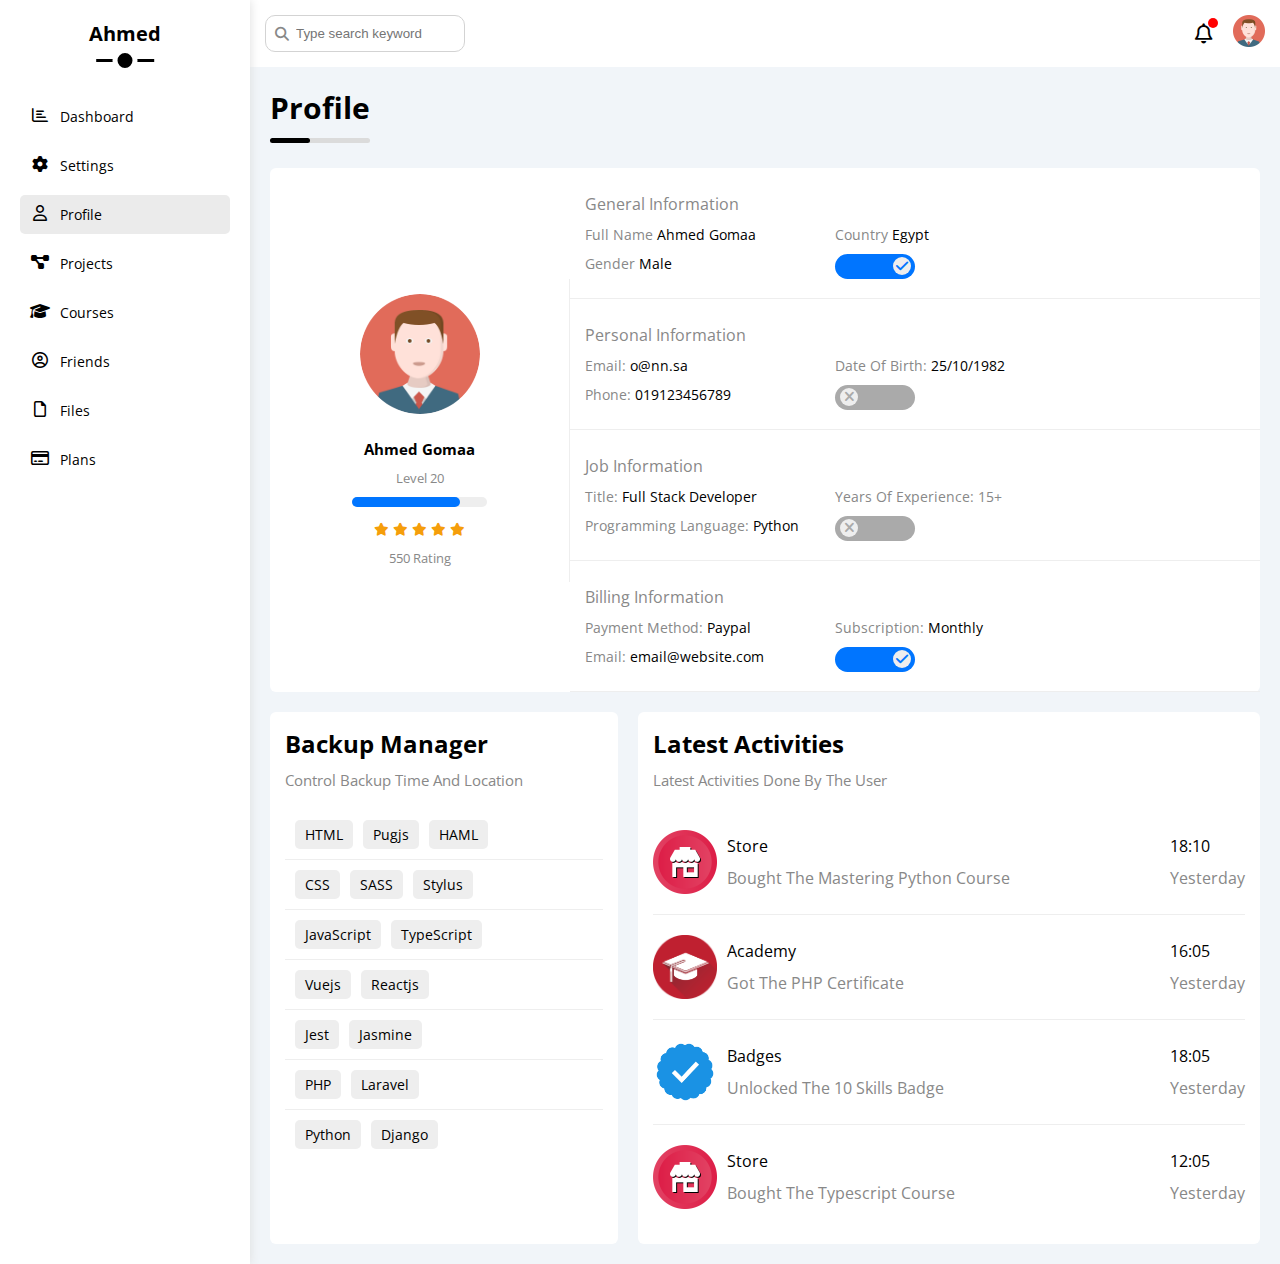
<file: profile.html>
<!DOCTYPE html>
<html lang="en">
<head>
    <meta charset="UTF-8">
    <meta name="viewport" content="width=device-width, initial-scale=1.0">
    <title>Profile</title>
 
    
    <link rel="stylesheet" href="css/all.min.css" />
    <link rel="preconnect" href="https://fonts.googleapis.com" />
    <link rel="preconnect" href="https://fonts.gstatic.com" crossorigin />
    <link href="https://fonts.googleapis.com/css2?family=Open+Sans:wght@300;500&#038;display=swap" rel="stylesheet" />
    <link rel="stylesheet" href="css/framework.css" />
    <link rel="stylesheet" href="css/main.css" />
</head>
<body>
    <main class="main-page">
        <aside class="sidebar">
            <h2>Ahmed</h2>

            <nav class="main-nav">
                <ul class="main-nav-list">
                    <li class="nav-list-item">
                      <a class=" " href="index.html">
                        <i class="fa-regular fa-chart-bar fa-fw"></i>
                        <span>Dashboard</span>
                      </a>
                    </li>
                    <li class="nav-list-item">
                      <a href="settings.html">
                        <i class="fa-solid fa-gear fa-fw"></i>
                        <span>Settings</span>
                      </a>
                    </li>
                    <li class="nav-list-item">
                      <a  class="active" href="profile.html">
                        <i class="fa-regular fa-user fa-fw"></i>
                        <span>Profile</span>
                      </a>
                    </li>
                    <li class="nav-list-item">
                      <a class="" href="projects.html">
                        <i class="fa-solid fa-diagram-project fa-fw"></i>
                        <span>Projects</span>
                      </a>
                    </li>
                    <li class="nav-list-item">
                      <a class="" href="courses.html">
                        <i class="fa-solid fa-graduation-cap fa-fw"></i>
                        <span>Courses</span>
                      </a>
                    </li>
                    <li class="nav-list-item">
                      <a class="" href="friends.html">
                        <i class="fa-regular fa-circle-user fa-fw"></i>
                        <span>Friends</span>
                      </a>
                    </li>
                    <li class="nav-list-item">
                      <a class="" href="files.html">
                        <i class="fa-regular fa-file fa-fw"></i>
                        <span>Files</span>
                      </a>
                    </li>
                    <li class="nav-list-item">
                      <a class="" href="plans.html">
                        <i class="fa-regular fa-credit-card fa-fw"></i>
                        <span>Plans</span>
                      </a>
                    </li>
                  </ul>
            </nav>
          
        </aside>
        <section class="main-content">
            <header class="main-header">
                <form action="">
                    <input type="search" name="" id="" placeholder="Type search keyword">
                </form>

                <div class="notification-profile">
                    <div class="notifications">
                        <i class="fa-regular fa-bell fa-lg"></i>
                    </div>
                    <div class="profile-icon">
                        <img src="./imgs/avatar.png" alt="">
                    </div>
                </div>
            </header>
            <section class="page-content">
              <h1>Profile</h1>
              <section class="profile-wrapper m-20 d-grid gap-20 ">
                <div class="profile-summary bg-white rad-6 p-relative d-flex align-center">
                    <div class="avatar-box txt-c p-15"> 
                        <img class="rad-half mb-10" src="./imgs/avatar.png" alt="">
                        <h2 class="fs-15 mt-10">Ahmed Gomaa</h2>   
                        <p class="fs-13 c-grey mt-10 mb-10">Level 20  </p>
                        <div class="progress p-relative">
                            <span style="width: 80%;" ></span>
                        </div>
                        <div class="rating-stars mt-10 mb-10">
                            <i class="fa-solid fa-star c-orange fs-13"></i>
                            <i class="fa-solid fa-star c-orange fs-13"></i>
                            <i class="fa-solid fa-star c-orange fs-13"></i>
                            <i class="fa-solid fa-star c-orange fs-13"></i>
                            <i class="fa-solid fa-star c-orange fs-13"></i>
                        </div>
                        <p class="fs-13 c-grey m-0">550 Rating </p>
                    </div>
                    <div class="profile-info"> 
                        <div class="profile-info-row w-full p-15 ">
                            <h4 class="c-grey fw-normal w-full mt-10 mb-10">General Information</h4>
                            <div class="profile-info-row-content fs-14 d-flex align-start f-wrap">
                                <p  class="mb-10"> 
                                    <span  class="c-grey"> Full Name </span>
                                    Ahmed Gomaa 
                                </p>

                                <p class="mb-10">
                                    <span  class="c-grey">Country</span> Egypt </p>

                                <p class="mb-10"> <span  class="c-grey">Gender</span> 
                                    Male  </p>
                            
                                <label>
                                    <input class="toggle-checkbox" type="checkbox" checked="">
                                    <div class="toggle-switch"></div>
                                </label>
                            </div>
                           
                        </div> 

                        <div class="profile-info-row w-full p-15 ">
                            <h4 class="c-grey fw-normal w-full mt-10 mb-10">Personal Information
                            </h4>
                            <div class="profile-info-row-content fs-14 d-flex align-start f-wrap">
                                <p  class="mb-10">  
                                    <span  class="c-grey">  Email: </span> 
                                    o@nn.sa 
                                </p>

                                <p> <span  class="c-grey"> Date Of Birth:  </span>
                                     25/10/1982 </p>
                            
                                <p class=" mb-10">
                                    <span  class="c-grey"> Phone:  </span>
                                     019123456789 
                                </p>
                            
                                <label>
                                    <input class="toggle-checkbox" type="checkbox" >
                                    <div class="toggle-switch"></div>
                                </label>
                            </div>
                           
                        </div>  
                        
                        <div class="profile-info-row w-full p-15 ">
                            <h4 class="c-grey fw-normal w-full mt-10 mb-10">Job Information
                            </h4>
                            <div class="profile-info-row-content fs-14 d-flex align-start f-wrap ">
                                <p  class="mb-10">
                                    <span  class="c-grey">   Title:  </span>
                                    Full Stack Developer
                                </p>

                                <p class="c-grey"> 
                                    <span  class="c-grey"> Years Of Experience:  </span>
                                    15+ 
                                </p>
                            
                                <p class="mb-10"> <span  class="c-grey"> Programming Language:  </span>   
                                    Python  
                                </p>
                            
                                <label>
                                    <input class="toggle-checkbox" type="checkbox" >
                                    <div class="toggle-switch"></div>
                                </label> 
                            </div>
                           
                        </div>  
                        
                        <div class="profile-info-row w-full p-15 ">
                            <h4 class="c-grey fw-normal w-full mt-10 mb-10">Billing Information
                            </h4>
                            <div class="profile-info-row-content fs-14 d-flex align-start f-wrap">
                                <p  class="mb-10">
                                    <span  class="c-grey"> Payment Method:  </span> Paypal
                                </p>

                                <p ><span  class="c-grey"> Subscription:  </span>Monthly
                                   </p>
                        
                                <p class="mb-10">
                                    <span  class="c-grey"> Email:   </span>
                                    email@website.com 
                                </p>
                            
                                <label>
                                    <input class="toggle-checkbox" type="checkbox" checked="">
                                    <div class="toggle-switch"></div>
                                </label>

                            </div>
                           
                        </div>  
                    </div>
                </div>
                
                <div class="skills-activites-container d-flex gap-20">
                    <div class="skills  bg-white rad-6 p-relative p-15">
                        <h2 class="mt-0 mb-10"> Backup Manager  </h2>
                        <p class="mt-0 mb-20 c-grey fs-15">Control Backup Time And Location </p>
                        <ul class="m-0 txt-c-mobile">
                            <li><span>HTML</span><span>Pugjs</span><span>HAML</span></li>
                            <li><span>CSS</span><span>SASS</span><span>Stylus</span></li>
                            <li><span>JavaScript</span><span>TypeScript</span></li>
                            <li><span>Vuejs</span><span>Reactjs</span></li>
                            <li><span>Jest</span><span>Jasmine</span></li>
                            <li><span>PHP</span><span>Laravel</span></li>
                            <li><span>Python</span><span>Django</span></li>
                        </ul>
                    </div>

                    <div class="activities  bg-white rad-6 p-relative p-15">
                        <h2 class="mt-0 mb-10"> Latest Activities </h2>
                        <p class="mt-0 mb-20 c-grey fs-15">Latest Activities Done By The User </p>

                        <div class="activity-row d-flex align-center txt-c-mobile">
                            <img src="imgs/activity-01.png" alt="">
                            <div class="info">
                                <span class="d-block mb-10">Store</span>
                                <span class="c-grey">Bought The Mastering Python Course</span>
                            </div>
                            <div class="date">
                                <span class="d-block mb-10">18:10</span>
                                <span class="c-grey">Yesterday</span>
                            </div>
                        </div>
                        <div class="activity-row d-flex align-center txt-c-mobile">
                            <img src="imgs/activity-02.png" alt="">
                            <div class="info">
                              <span class="d-block mb-10">Academy</span>
                              <span class="c-grey">Got The PHP Certificate</span>
                            </div>
                            <div class="date">
                              <span class="d-block mb-10">16:05</span>
                              <span class="c-grey">Yesterday</span>
                            </div>
                        </div>

                        <div class="activity-row d-flex align-center txt-c-mobile">
                            <img src="imgs/activity-03.png" alt="">
                            <div class="info">
                                <span class="d-block mb-10">Badges</span>
                                <span class="c-grey">Unlocked The 10 Skills Badge</span>
                            </div>
                            <div class="date">
                                <span class="d-block mb-10">18:05</span>
                                <span class="c-grey">Yesterday</span>
                            </div>
                        </div>

                        <div class="activity-row d-flex align-center txt-c-mobile">
                            <img src="imgs/activity-01.png" alt="">
                            <div class="info">
                                <span class="d-block mb-10">Store</span>
                                <span class="c-grey">Bought The Typescript Course</span>
                            </div>
                            <div class="date">
                                <span class="d-block mb-10">12:05</span>
                                <span class="c-grey">Yesterday</span>
                            </div>
                        </div>
                    </div>
                </div>
              </section> 
            </section>
        </section>
    </main>
</body>
</html>
</file>
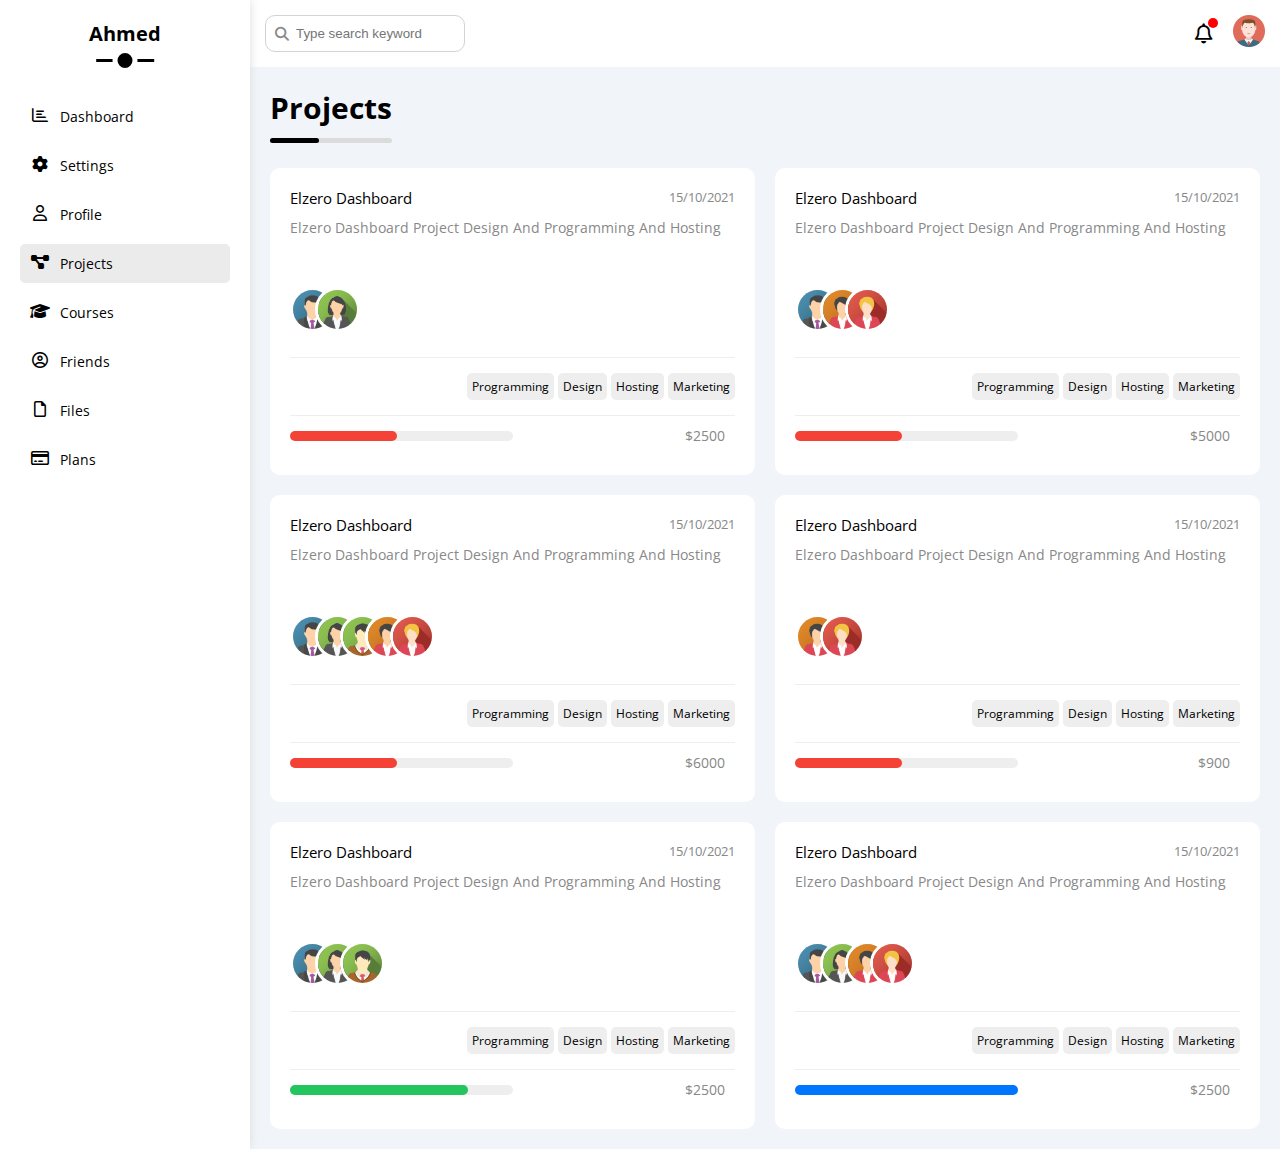
<file: projects.html>
<!DOCTYPE html>
<html lang="en">
<head>
    <meta charset="UTF-8">
    <meta name="viewport" content="width=device-width, initial-scale=1.0">
    <title>Projects</title>
 
    
    <link rel="stylesheet" href="css/all.min.css" />
    <link rel="preconnect" href="https://fonts.googleapis.com" />
    <link rel="preconnect" href="https://fonts.gstatic.com" crossorigin />
    <link href="https://fonts.googleapis.com/css2?family=Open+Sans:wght@300;500&#038;display=swap" rel="stylesheet" />
    <link rel="stylesheet" href="css/framework.css" />
    <link rel="stylesheet" href="css/main.css" />
</head>
<body>
    <main class="main-page">
        <aside class="sidebar">
            <h2>Ahmed</h2>

            <nav class="main-nav">
                <ul class="main-nav-list">
                    <li class="nav-list-item">
                      <a class=" " href="index.html">
                        <i class="fa-regular fa-chart-bar fa-fw"></i>
                        <span>Dashboard</span>
                      </a>
                    </li>
                    <li class="nav-list-item">
                      <a class="" href="settings.html">
                        <i class="fa-solid fa-gear fa-fw"></i>
                        <span>Settings</span>
                      </a>
                    </li>
                    <li class="nav-list-item">
                      <a class="" href="profile.html">
                        <i class="fa-regular fa-user fa-fw"></i>
                        <span>Profile</span>
                      </a>
                    </li>
                    <li class="nav-list-item">
                      <a class="active" href="projects.html">
                        <i class="fa-solid fa-diagram-project fa-fw"></i>
                        <span>Projects</span>
                      </a>
                    </li>
                    <li class="nav-list-item">
                      <a class="" href="courses.html">
                        <i class="fa-solid fa-graduation-cap fa-fw"></i>
                        <span>Courses</span>
                      </a>
                    </li>
                    <li class="nav-list-item">
                      <a class="" href="friends.html">
                        <i class="fa-regular fa-circle-user fa-fw"></i>
                        <span>Friends</span>
                      </a>
                    </li>
                    <li class="nav-list-item">
                      <a class="" href="files.html">
                        <i class="fa-regular fa-file fa-fw"></i>
                        <span>Files</span>
                      </a>
                    </li>
                    <li class="nav-list-item">
                      <a class="" href="plans.html">
                        <i class="fa-regular fa-credit-card fa-fw"></i>
                        <span>Plans</span>
                      </a>
                    </li>
                  </ul>
            </nav>
          
        </aside>
        <section class="main-content">
            <header class="main-header">
                <form action="">
                    <input type="search" name="" id="" placeholder="Type search keyword">
                </form>

                <div class="notification-profile">
                    <div class="notifications">
                        <i class="fa-regular fa-bell fa-lg"></i>
                    </div>
                    <div class="profile-icon">
                        <img src="./imgs/avatar.png" alt="">
                    </div>
                </div>
            </header>
            <section class="page-content">
              <h1>Projects</h1>
                <div class="projects-container d-grid m-20 gap-20">
                    <div class="project bg-white rad-10 p-20 p-relative">
                        <span class="c-grey fs-13 p-absolute project-date"> 15/10/2021 </span>
                        <h4 class="fs-15 fw-normal">Elzero Dashboard </h4>
                        <p class="c-grey mt-10 mb-10 fs-14" >Elzero Dashboard Project Design And Programming And Hosting</p>
                        <div class="mt-20 mb-20 d-flex team">
                            <a href="#"><img src="imgs/team-01.png" alt=""></a>
                            <a href="#"><img src="imgs/team-02.png" alt=""></a>
                        </div>
                        <div class="programming-langs pt-20 pb-20">
                            <span class="bg-eee fs-14">Programming </span>
                            <span class="bg-eee fs-14">Design </span>
                            <span class="bg-eee fs-14">Hosting </span>
                            <span class="bg-eee fs-14">Marketing </span>
                        </div> 
                        <div class="progress-and-value d-flex space-between align-center">
                            <div class="progress danger">
                                <span style="width:48%"></span>
                            </div>
                            <p class="c-grey p-10 fs-14" >$2500</p>
                        </div>
                    </div>
                    <div class="project bg-white rad-10 p-20 p-relative">
                        <span class="c-grey fs-13 p-absolute project-date"> 15/10/2021 </span>
                        <h4 class="fs-15 fw-normal">Elzero Dashboard </h4>
                        <p class="c-grey mt-10 mb-10 fs-14" >Elzero Dashboard Project Design And Programming And Hosting</p>
                        <div class="mt-20 mb-20 d-flex team">
                            <a href="#"><img src="imgs/team-01.png" alt=""></a>
                            <a href="#"><img src="imgs/team-04.png" alt=""></a>
                            <a href="#"><img src="imgs/team-05.png" alt=""></a>
                        </div>
                        <div class="programming-langs pt-20 pb-20">
                            <span class="bg-eee fs-14">Programming </span>
                            <span class="bg-eee fs-14">Design </span>
                            <span class="bg-eee fs-14">Hosting </span>
                            <span class="bg-eee fs-14">Marketing </span>
                        </div> 
                        <div class="progress-and-value d-flex space-between align-center">
                            <div class="progress danger">
                                <span style="width:48%"></span>
                            </div>
                            <p class="c-grey p-10 fs-14" >$5000</p>
                        </div>
                    </div>
                    <div class="project bg-white rad-10 p-20 p-relative">
                        <span class="c-grey fs-13 p-absolute project-date"> 15/10/2021 </span>
                        <h4 class="fs-15 fw-normal">Elzero Dashboard </h4>
                        <p class="c-grey mt-10 mb-10 fs-14" >Elzero Dashboard Project Design And Programming And Hosting</p>
                        <div class="mt-20 mb-20 d-flex team">
                            <a href="#"><img src="imgs/team-01.png" alt=""></a>
                            <a href="#"><img src="imgs/team-02.png" alt=""></a>
                            <a href="#"><img src="imgs/team-03.png" alt=""></a>
                            <a href="#"><img src="imgs/team-04.png" alt=""></a>
                            <a href="#"><img src="imgs/team-05.png" alt=""></a>
                        </div>
                        <div class="programming-langs pt-20 pb-20">
                            <span class="bg-eee fs-14">Programming </span>
                            <span class="bg-eee fs-14">Design </span>
                            <span class="bg-eee fs-14">Hosting </span>
                            <span class="bg-eee fs-14">Marketing </span>
                        </div> 
                        <div class="progress-and-value d-flex space-between align-center">
                            <div class="progress danger">
                                <span style="width:48%"></span>
                            </div>
                            <p class="c-grey p-10 fs-14" >$6000</p>
                        </div>
                    </div>
                    <div class="project bg-white rad-10 p-20 p-relative">
                        <span class="c-grey fs-13 p-absolute project-date"> 15/10/2021 </span>
                        <h4 class="fs-15 fw-normal">Elzero Dashboard </h4>
                        <p class="c-grey mt-10 mb-10 fs-14" >Elzero Dashboard Project Design And Programming And Hosting</p>
                        <div class="mt-20 mb-20 d-flex team">
                            <a href="#"><img src="imgs/team-04.png" alt=""></a>
                            <a href="#"><img src="imgs/team-05.png" alt=""></a>
                        </div>
                        <div class="programming-langs pt-20 pb-20">
                            <span class="bg-eee fs-14">Programming </span>
                            <span class="bg-eee fs-14">Design </span>
                            <span class="bg-eee fs-14">Hosting </span>
                            <span class="bg-eee fs-14">Marketing </span>
                        </div> 
                        <div class="progress-and-value d-flex space-between align-center">
                            <div class="progress danger">
                                <span style="width:48%"></span>
                            </div>
                            <p class="c-grey p-10 fs-14" >$900</p>
                        </div>
                    </div>
                    <div class="project bg-white rad-10 p-20 p-relative">
                        <span class="c-grey fs-13 p-absolute project-date"> 15/10/2021 </span>
                        <h4 class="fs-15 fw-normal">Elzero Dashboard </h4>
                        <p class="c-grey mt-10 mb-10 fs-14" >Elzero Dashboard Project Design And Programming And Hosting</p>
                        <div class="mt-20 mb-20 d-flex team">
                            <a href="#"><img src="imgs/team-01.png" alt=""></a>
                            <a href="#"><img src="imgs/team-02.png" alt=""></a>
                            <a href="#"><img src="imgs/team-03.png" alt=""></a> 
                        </div>
                        <div class="programming-langs pt-20 pb-20">
                            <span class="bg-eee fs-14">Programming </span>
                            <span class="bg-eee fs-14">Design </span>
                            <span class="bg-eee fs-14">Hosting </span>
                            <span class="bg-eee fs-14">Marketing </span>
                        </div> 
                        <div class="progress-and-value d-flex space-between align-center">
                            <div class="progress success">
                                <span style="width:80%"></span>
                            </div>
                            <p class="c-grey p-10 fs-14" >$2500</p>
                        </div>
                    </div>
                    <div class="project bg-white rad-10 p-20 p-relative">
                        <span class="c-grey fs-13 p-absolute project-date"> 15/10/2021 </span>
                        <h4 class="fs-15 fw-normal">Elzero Dashboard </h4>
                        <p class="c-grey mt-10 mb-10 fs-14" >Elzero Dashboard Project Design And Programming And Hosting</p>
                        <div class="mt-20 mb-20 d-flex team">
                            <a href="#"><img src="imgs/team-01.png" alt=""></a>
                            <a href="#"><img src="imgs/team-02.png" alt=""></a>
                            <a href="#"><img src="imgs/team-04.png" alt=""></a>
                            <a href="#"><img src="imgs/team-05.png" alt=""></a>
                        </div>
                        <div class="programming-langs pt-20 pb-20">
                            <span class="bg-eee fs-14">Programming </span>
                            <span class="bg-eee fs-14">Design </span>
                            <span class="bg-eee fs-14">Hosting </span>
                            <span class="bg-eee fs-14">Marketing </span>
                        </div> 
                        <div class="progress-and-value d-flex space-between align-center">
                            <div class="progress done">
                                <span style="width:100%"></span>
                            </div>
                            <p class="c-grey p-10 fs-14" >$2500</p>
                        </div>
                    </div>
                </div>
            </section>
        </section>
    </main>
</body>
</html>
</file>
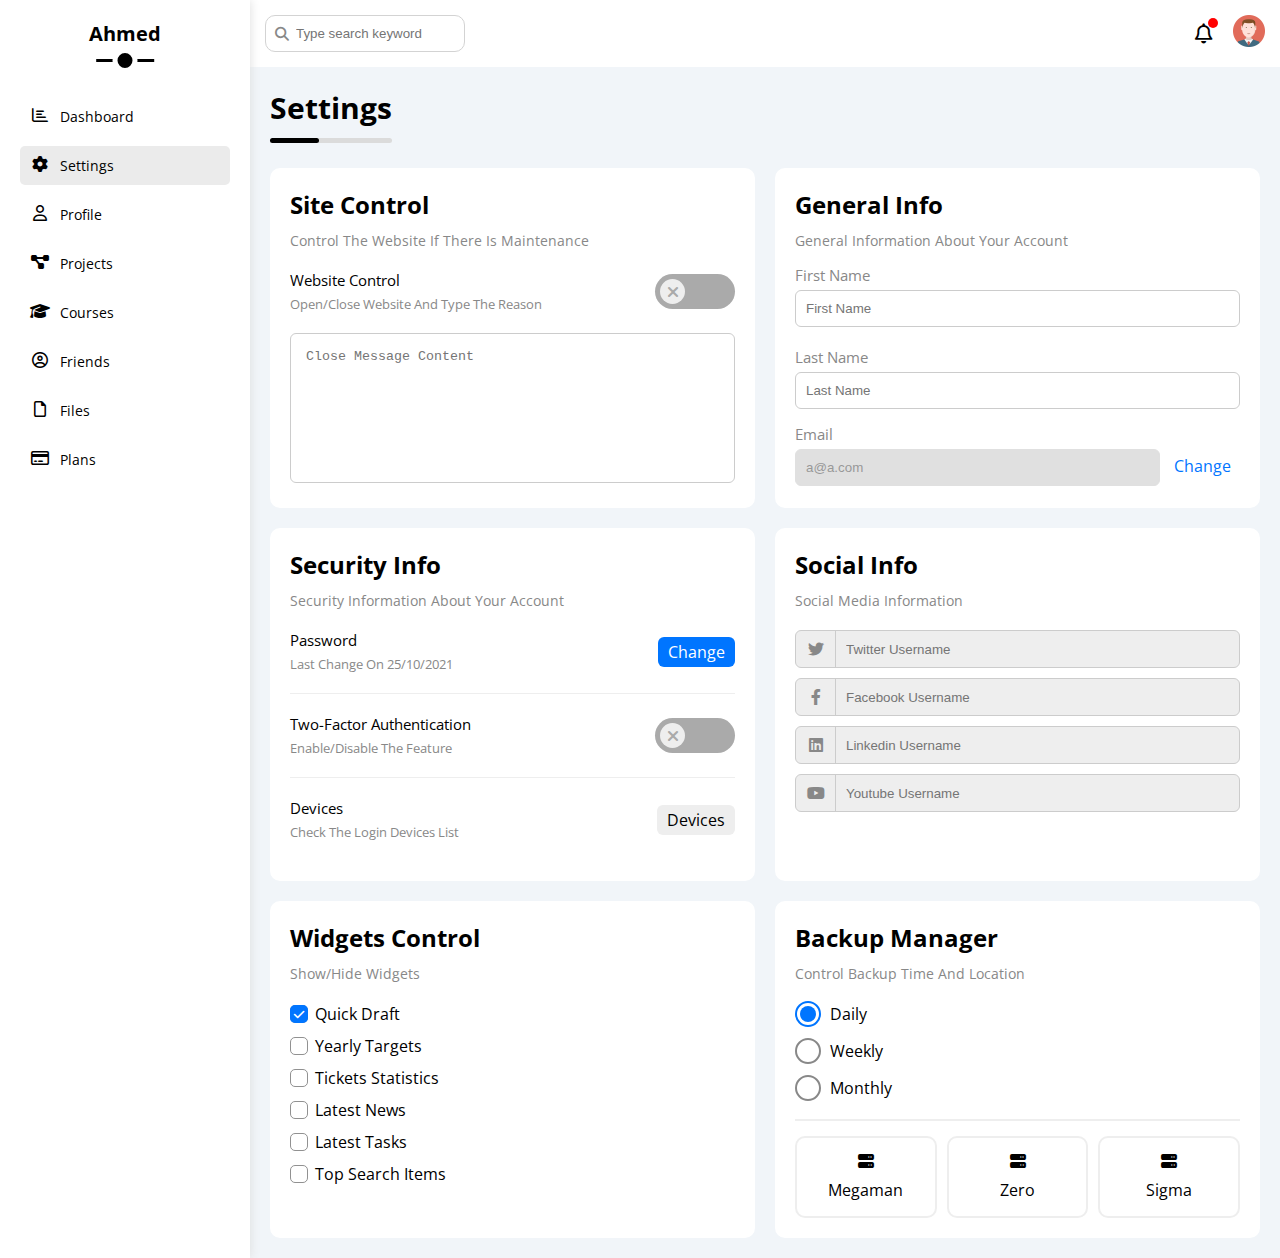
<file: settings.html>
<!DOCTYPE html>
<html lang="en">
<head>
    <meta charset="UTF-8">
    <meta name="viewport" content="width=device-width, initial-scale=1.0">
    <title>Settings</title>
 
    
    <link rel="stylesheet" href="css/all.min.css" />
    <link rel="preconnect" href="https://fonts.googleapis.com" />
    <link rel="preconnect" href="https://fonts.gstatic.com" crossorigin />
    <link href="https://fonts.googleapis.com/css2?family=Open+Sans:wght@300;500&#038;display=swap" rel="stylesheet" />
    <link rel="stylesheet" href="css/framework.css" />
    <link rel="stylesheet" href="css/main.css" />
</head>
<body>
    <main class="main-page">
        <aside class="sidebar">
            <h2>Ahmed</h2>

            <nav class="main-nav">
                <ul class="main-nav-list">
                    <li class="nav-list-item">
                      <a class=" " href="index.html">
                        <i class="fa-regular fa-chart-bar fa-fw"></i>
                        <span>Dashboard</span>
                      </a>
                    </li>
                    <li class="nav-list-item">
                      <a class="active" href="settings.html">
                        <i class="fa-solid fa-gear fa-fw"></i>
                        <span>Settings</span>
                      </a>
                    </li>
                    <li class="nav-list-item">
                      <a class="" href="profile.html">
                        <i class="fa-regular fa-user fa-fw"></i>
                        <span>Profile</span>
                      </a>
                    </li>
                    <li class="nav-list-item">
                      <a class="" href="projects.html">
                        <i class="fa-solid fa-diagram-project fa-fw"></i>
                        <span>Projects</span>
                      </a>
                    </li>
                    <li class="nav-list-item">
                      <a class="" href="courses.html">
                        <i class="fa-solid fa-graduation-cap fa-fw"></i>
                        <span>Courses</span>
                      </a>
                    </li>
                    <li class="nav-list-item">
                      <a class="" href="friends.html">
                        <i class="fa-regular fa-circle-user fa-fw"></i>
                        <span>Friends</span>
                      </a>
                    </li>
                    <li class="nav-list-item">
                      <a class="" href="files.html">
                        <i class="fa-regular fa-file fa-fw"></i>
                        <span>Files</span>
                      </a>
                    </li>
                    <li class="nav-list-item">
                      <a class="" href="plans.html">
                        <i class="fa-regular fa-credit-card fa-fw"></i>
                        <span>Plans</span>
                      </a>
                    </li>
                  </ul>
            </nav>
          
        </aside>
        <section class="main-content">
            <header class="main-header">
                <form action="">
                    <input type="search" name="" id="" placeholder="Type search keyword">
                </form>

                <div class="notification-profile">
                    <div class="notifications">
                        <i class="fa-regular fa-bell fa-lg"></i>
                    </div>
                    <div class="profile-icon">
                        <img src="./imgs/avatar.png" alt="">
                    </div>
                </div>
            </header>
            <section class="page-content">
              <h1>Settings</h1>
              <section class="settings-wrapper m-20 d-grid gap-20 ">
                <!-- <label>
                  <input class="toggle-checkbox" type="checkbox" />
                  <div class="toggle-switch"></div>
                </label> -->
   
                <article class="site-control bg-white rad-10 p-20">
                  <h2 class="mt-0 mb-10"> Site Control </h2>
                  <p class="fs-14 c-grey">Control The Website If There Is Maintenance  </p>

                  <div class="d-flex space-between align-center mt-20 mb-20">
                    <div> 
                      <p class="c-black fs-15 mb-5"> Website Control </p>
                      <p class="c-grey fs-13"> Open/Close Website And Type The Reason </p>
                    </div>

                    <label>
                      <input class="toggle-checkbox" type="checkbox" />
                      <div class="toggle-switch"></div>
                    </label> 


                  </div>

                  <textarea placeholder="Close Message Content" name="" class="w-full p-15 rad-6" ></textarea>
                </article>  


                <article class="general-info  bg-white rad-10 p-20">
                  <h2 class="mt-0 mb-10"> General Info </h2>
                  <p class="fs-14 c-grey">General Information About Your Account </p>

                  <form action=""  class="mt-15">
                    <div class="form-control mb-20">
                      <label for="first_name"  class="d-block mb-5 fs-15 c-grey">First Name</label>
                      <input type="text" id="first_name" placeholder="First Name" class="b-none border-ccc p-10 rad-6 d-block w-full"/>
                    </div>

                    <div class="form-control mb-15">
                      <label for="last_name"  class="d-block mb-5 fs-15 c-grey">Last Name</label>
                      <input type="text" id="last_name" placeholder="Last Name" class="b-none border-ccc p-10 rad-6 d-block w-full"/>
                    </div>


                    <div class="form-control email">
                      <label for="email" class="d-block mb-5 fs-15 c-grey">Email</label>
                      <input type="text" id="email" placeholder="Email" value="a@a.com" class="mr-10 b-none border-ccc p-10 rad-6 d-block w-full bg-eee" disabled/>
                      <a class="c-blue" href="#">Change</a>
                    </div>


                  </form>
                 
                </article>  




                <article class="security-info bg-white rad-10 p-20">
                  <h2 class="mt-0 mb-10"> Security Info  </h2>
                  <p class="fs-14 c-grey">Security Information About Your Account </p>

                  <div class="d-flex space-between align-center pt-20 pb-20">
                    <div> 
                      <p class="c-black fs-15 mb-5"> Password </p>
                      <p class="c-grey fs-13"> Last Change On 25/10/2021  </p>
                    </div>

                    <a class="button bg-blue c-white btn-shape" href="#">Change</a>


                  </div>



                  <div class="d-flex space-between align-center pt-20 pb-20">
                    <div> 
                      <p class="c-black fs-15 mb-5"> Two-Factor Authentication </p>
                      <p class="c-grey fs-13">Enable/Disable The Feature </p>
                    </div>

                    <label>
                      <input class="toggle-checkbox" type="checkbox" />
                      <div class="toggle-switch"></div>
                    </label> 


                  </div>




                  <div class="d-flex space-between align-center pt-20 pb-20">
                    <div> 
                      <p class="c-black fs-15 mb-5"> Devices </p>
                      <p class="c-grey fs-13"> Check The Login Devices List  </p>
                    </div>

                    <a class="bg-eee c-black btn-shape" href="#">Devices</a>


                  </div>
                </article>  



                <article class="social-info  bg-white rad-10 p-20">
                  <h2 class="mt-0 mb-10"> Social Info </h2>
                  <p class="fs-14 c-grey">Social Media Information  </p>

                  <div class="mt-20" >
                    <div class="social-row d-flex bg-eee c-grey mt-10 mb-10 rad-6">
                      <i class="fa-brands fa-twitter center-flex c-grey  p-10"></i>
                      <input type="text" placeholder="Twitter Username" class="p-10"/>
                    </div>

                    <div class="social-row d-flex bg-eee c-grey mt-10 mb-10  rad-6">
                      <i class="fa-brands fa-facebook-f center-flex c-grey p-10"></i>
                      <input type="text" placeholder="Facebook Username" class="p-10"/>
                    </div>


                    <div class="social-row d-flex bg-eee c-grey mt-10 mb-10  rad-6">
                      <i class="fa-brands fa-linkedin center-flex c-grey  p-10"></i>
                      <input type="text" placeholder="Linkedin Username" class="p-10"/>
                    </div>


                    <div class="social-row d-flex bg-eee c-grey mt-10 mb-10  rad-6">
                      <i class="fa-brands fa-youtube center-flex c-grey  p-10"></i>
                      <input type="text" placeholder="Youtube Username" class="p-10"/>
                    </div>

                  </div>
          
                </article>  



                <article class="widgets-control bg-white rad-10 p-20">
                  <h2 class="mt-0 mb-10"> Widgets Control </h2>
                  <p class="fs-14 c-grey">Show/Hide Widgets </p>

                  <div class="widgets-control-content mt-20">
                    <div class="widgets-control-row d-flex mt-10">
                      <input type="checkbox"   id="quick-draft" checked>
                      <label for="quick-draft" class="w-full p-relative">Quick Draft</label>
                    </div>

                    <div class="widgets-control-row d-flex mt-10">
                      <input type="checkbox"   id="yearly-targets">
                      <label for="yearly-targets" class="w-full p-relative">Yearly Targets</label>
                    </div>

                    <div class="widgets-control-row d-flex mt-10">
                      <input type="checkbox"   id="tickets-statistics">
                      <label for="tickets-statistics" class="w-full p-relative">Tickets Statistics</label>
                    </div>


                    <div class="widgets-control-row d-flex mt-10">
                      <input type="checkbox"   id="latest-news">
                      <label for="latest-news" class="w-full p-relative">Latest News</label>
                    </div>

                    <div class="widgets-control-row d-flex mt-10">
                      <input type="checkbox"   id="latest-tasks">
                      <label for="latest-tasks" class="w-full p-relative">Latest Tasks</label>
                    </div>

                    <div class="widgets-control-row d-flex mt-10">
                      <input type="checkbox"   id="top-search">
                      <label for="top-search" class="w-full p-relative">Top Search Items</label>
                    </div>
                  </div>
                </article>  



                <article class="backup-manager bg-white rad-10 p-20">
                  <h2 class="mt-0 mb-10"> Backup Manager  </h2>
                  <p class="fs-14 c-grey">Control Backup Time And Location </p>
 
                  <div class="backup-manager-content mt-20">
                    <div class="backup-manager-row d-flex align-center gap-10 mb-10">
                      <input type="radio" name="backup-manager-value" id="daily_radio" checked> 
                      <label for="daily_radio">Daily</label>
                    </div> 

                    <div class="backup-manager-row d-flex align-center gap-10 mb-10">
                      <input type="radio" name="backup-manager-value" id="weekly_radio"> 
                      <label for="weekly_radio">Weekly</label>
                    </div> 

                    <div class="backup-manager-row d-flex align-center gap-10">
                      <input type="radio" name="backup-manager-value" id="monthly_radio"> 
                      <label for="monthly_radio">Monthly</label>
                    </div>
                    
                    
                    <div class="backup-manager-boxes d-flex space-between mt-15 pt-15">
                      <div class="backup-manager-box w-full">
                        <input type="radio" name="backup-manager-server" id="mega"> 
                        <div class="box   txt-c w-full">
                          <label for="mega" class="d-block txt-c p-15">
                            <i class="fa-solid fa-server d-block mb-10"></i>
                            <span class= "d-block"> Megaman</span>
                          </label> 
                        </div>
                      </div> 
  
                      <div class="backup-manager-box w-full">
                        <input type="radio" name="backup-manager-server" id="zero"> 
                        <div class="box   txt-c w-full">
                          <label for="zero" class="d-block txt-c p-15">
                            <i class="fa-solid fa-server d-block mb-10"></i>
                            <span class= "d-block"> Zero</span>
                          </label> 
                        </div>
                      </div> 
  
                      <div class="backup-manager-box w-full">
                        <input type="radio" name="backup-manager-server" id="sigma"> 
                        <div class="box   txt-c w-full">
                          <label for="sigma" class="d-block w-full txt-c p-15">
                            <i class="fa-solid fa-server d-block mb-10"></i>
                            <span class= "d-block"> Sigma</span>
                          </label> 
                        </div>
                      </div> 

                    </div>
                  </div>


                </article>  

              </section>
            

            </section>
        </section>
    </main>
</body>
</html>
</file>
<file: css/framework.css>
:root {
  --blue-color: #0075ff;
  --blue-alt-color: #0d69d5;
  --orange-color: #f59e0b;
  --green-color: #22c55e;
  --red-color: #f44336;
  --grey-color: #888;
}
/* Start Box */
.d-flex {
  display: flex;
}
.d-none {
  display: none;
}
.f-wrap {
  flex-wrap: wrap;
}
.align-center {
  align-items: center;
}

.align-start {
  align-items: flex-start;
}
.space-between {
  justify-content: space-between;
}
.justify-center {
  justify-content: center;
}
.d-grid {
  display: grid;
}
.gap-10 {
  gap: 10px;
}
.gap-20 {
  gap: 20px;
}
.d-block {
  display: block;
}
@media (max-width: 767px) {
  .block-mobile {
    display: block;
  }
  .hide-mobile {
    display: none;
  }
}
/* End Box */
/* Start Padding + Margin */
.p-10 {
  padding: 10px;
}
.p-15 {
  padding: 15px;
}
.p-20 {
  padding: 20px;
}
.pt-10 {
  padding-top: 10px;
}
.pt-15 {
  padding-top: 15px;
}
.pt-20 {
  padding-top: 20px;
}
.pb-10 {
  padding-bottom: 10px;
}
.pb-15 {
  padding-bottom: 15px;
}
.pb-20 {
  padding-bottom: 20px;
}
.pl-15 {
  padding-left: 15px;
}
.m-0 {
  margin: 0;
}
.m-15 {
  margin: 15px;
}
.m-20 {
  margin: 20px;
}
.mt-0 {
  margin-top: 0;
}
.mt-5 {
  margin-top: 5px;
}
.mt-10 {
  margin-top: 10px;
}
.mt-15 {
  margin-top: 15px;
}
.mt-20 {
  margin-top: 20px;
}
.mt-25 {
  margin-top: 25px;
}
.mr-10 {
  margin-right: 10px;
}
.mr-15 {
  margin-right: 15px;
}
.mb-5 {
  margin-bottom: 5px;
}
.mb-10 {
  margin-bottom: 10px;
}
.mb-15 {
  margin-bottom: 15px;
}
.mb-20 {
  margin-bottom: 20px;
}
.mb-25 {
  margin-bottom: 25px;
}
/* End Padding + Margin */
/* Start Color */
.c-black {
  color: black;
}
.c-white {
  color: white;
}
.c-grey {
  color: var(--grey-color);
}
.c-red {
  color: var(--red-color);
}
.c-green {
  color: var(--green-color);
}
.c-blue {
  color: var(--blue-color);
}
.c-orange {
  color: var(--orange-color);
}
.bg-red {
  background-color: var(--red-color);
}
.bg-green {
  background-color: var(--green-color);
}
.bg-blue {
  background-color: var(--blue-color);
}
.bg-orange {
  background-color: var(--orange-color);
}
.bg-white {
  background-color: white;
}
.bg-eee {
  background-color: #eee;
}
/* End Color */
/* Start Position */
.p-relative {
  position: relative;
}
.p-absolute {
  position: absolute;
}
/* End Position */
/* Start Font */
.txt-c {
  text-align: center;
}
.fs-13 {
  font-size: 13px;
}
.fs-14 {
  font-size: 14px;
}
.fs-15 {
  font-size: 15px;
}
.fs-25 {
  font-size: 25px;
}
.fw-bold {
  font-weight: bold;
}
.fw-normal {
  font-weight: normal;
}
@media (max-width: 767px) {
  .txt-c-mobile {
    text-align: center;
  }
}
/* End Font */
/* Start Border */
.rad-6 {
  border-radius: 6px;
}
.rad-10 {
  border-radius: 10px;
}
.rad-half {
  border-radius: 50%;
}
.b-none {
  border: none;
}
.border-ccc {
  border: 1px solid #ccc;
}
.border-eee {
  border: 1px solid #eee;
}

/* End Border */
/* Start Width + Height */
.w-full {
  width: 100%;
}
.w-100 {
  width: 100px;
}
.w-fit {
  width: fit-content;
}
.h-full {
  height: 100%;
}
.h-100 {
  height: 100px;
}
/* End Width + Height */
/* Start Components */
.center-flex {
  display: flex;
  align-items: center;
  justify-content: center;
}
.between-flex {
  display: flex;
  align-items: center;
  justify-content: space-between;
}
.btn-shape {
  padding: 4px 10px;
  border-radius: 6px;
}
/* End Components */
</file>
<file: css/main.css>
/* general styles */
:root {
    --blue-color: #0075ff;
    --blue-alt-color: #0d69d5;
    --orange-color: #f59e0b;
    --green-color: #22c55e;
    --red-color: #f44336;
    --grey-color: #888;
}

* {
    box-sizing: border-box;
    margin: 0;
    padding: 0;
}

body {
    font-family: "Open Sans", sans-serif;
    margin: 0;
}

*:focus {
    outline: none;
}

a {
    text-decoration: none;
}

ul {
    list-style: none;
    padding: 0;
}

::-webkit-scrollbar { 
    width: 10px;
    height: 10px;
}
::-webkit-scrollbar-track {
    background-color: #dbdbdb;
}
::-webkit-scrollbar-thumb {
    background-color: var(--blue-color);
    border-radius: 10px;
}
::-webkit-scrollbar-thumb:hover {
    background-color: var(--blue-alt-color);
}
/* end general styles */



main.main-page {
    display: flex;
    min-height: 100vh;
}
@media (max-width: 767px) {
    main.main-page {
        display: flex;
        min-height: 100vh;
        flex-direction: column;
    }
}

aside.sidebar {
    background-color:#fff;
    width: 250px;
    box-shadow:rgb(221, 221, 221) 0px 0px 10px;
    position: relative;
    transition: 0.3s;
}

@media (max-width: 767px) {
    aside.sidebar {
        width:100%;
    }
}
.main-content {
    flex: 1;
    background-color: #f1f5f9;
    overflow: hidden;
}
aside.sidebar > h2 {
    font-size: 20px;
    margin: 20px auto;
    text-align: center;
    position: relative;
    width: fit-content;
} 
@media (max-width: 767px) {
    aside.sidebar > h2 {
        font-size: 14px;
        margin:10px auto;
    }
}
aside.sidebar > h2::before,
aside.sidebar > h2::after {
    content: "";
    position: absolute;
    left: 50%;
    transform: translateX(-50%);
    background-color: #000;
}
@media (max-width: 767px) {
    aside.sidebar > h2::before,
    aside.sidebar > h2::after {
       display: none;
    }
}
aside.sidebar > h2::before {
    bottom: -15px;
    margin: auto;
    width: 80%;
    height: 3px;
}

aside.sidebar > h2::after {
    bottom: -26px;
    height: 15px;
    width: 15px;
    border-radius: 50%;
    border: 5px solid #fff;
}
.main-nav {
    margin-top: 50px;
}
@media (max-width: 767px) {
    .main-nav {
        margin-top: 20px;
    }
    .main-nav .main-nav-list {
        display: flex;
        align-items: center;
        justify-content: space-around;
        margin-bottom: 20px;
    }
}

.main-nav .nav-list-item {

}
.main-nav .nav-list-item > a {
    padding: 10px;
    display: flex;
    margin: 10px 20px;
    border-radius: 5px;
    color: #000;
    transition: 0.3s;
}

@media (max-width: 767px) {
    .main-nav .nav-list-item > a {
        text-align: center;
        border-radius: 5px;
        margin: 0;
        padding: 7px;
    }
}


.main-nav .nav-list-item > a:hover,
.main-nav .nav-list-item > a.active {
    background: #ebebeb;
}



.main-nav .nav-list-item > a > span {
    font-size: 14px;
    margin-left: 10px;
}

@media (max-width: 767px) {
    .main-nav .nav-list-item > a > span {
       display: none;
    }
}

/* start header  */
.main-header {
    background-color: #fff;
    display: flex;
    justify-content: space-between;
    padding: 15px;
}
.main-header form {
    position: relative;
}
.main-header form::before {
    font-family: var(--fa-style-family-classic);
    content: "\f002";
    font-weight: 900;
    position: absolute;
    left: 10px;
    top: 50%;
    transform: translateY(-50%);
    font-size: 14px;
    color: var(--grey-color);
}
.main-header form input { 
    border: 1px solid lightgray;
    padding: 10px 10px 10px 30px;
    border-radius: 10px;
    width: 200px;
    transition: 0.3s;
}
.main-header form input:focus {
    width:250px;
}
 
.main-header form input:focus::placeholder {
    opacity: 0;
  }
.main-header .notification-profile {
    display: flex;
    align-items: center;
    gap: 20px;
}

.main-header .notifications {
    position: relative;
}
.main-header .notifications::after {
    height: 10px;
    width: 10px;
    content: "";
    position: absolute;
    top: -5px;
    right: -5px;
    border-radius: 50%;
    background-color: red;
}
.main-header .profile-icon {
   
}
.main-header .profile-icon img {
    width: 32px;
    height: 32px;
}


/* page-content */
.page-content {

}

.page-content h1 {
    margin: 0 20px ;
    padding: 20px 0;
    position: relative;
    width: fit-content;
    font-size: 30px;
}

.page-content h1::before,
.page-content h1::after {
    content: "";
    position: absolute;
    bottom: 5px;
    left: 0;
    height: 5px;
    border-radius: 5px;
}

.page-content h1::before {
    background-color: #dbdbdb;
    width: 100%;
}
.page-content h1::after {
    width: 40%;
    background-color: #000;
}

.page-content .wrapper { 
    grid-template-columns: repeat(auto-fill, minmax(450px, 1fr));
}
@media (max-width: 767px) {
    .page-content .wrapper { 
        grid-template-columns: repeat(auto-fill, minmax(280px, 1fr));
    }
}
.welcome .top-text img {
    height: 100px;
}

.welcome .developer-info {

}
.welcome .developer-info  .image-holder {
    margin-top: -30px;
    margin-left: 20px;
    border: 5px solid #fff;
    border-radius: 50%;
    box-shadow: 0 0 5px 5px #eee;
}
.welcome .developer-info img {
    height: 60px;
}
 
.developer-info .information {
    border-right: none;
    border-left:  none;
}

@media (max-width: 767px) {
    .welcome .developer-info  .image-holder {
        margin-left: auto;
        margin-right: auto;
    }
    .information {
        flex-direction: column;
        gap: 20px;
    }
    .information p{
        margin: 0;
    }
}
.developer-info .information > div {
    flex: 1;
}
.welcome .footer-content {
    text-align: end;
}
.welcome .footer-content > a {
    margin: 0 20px 20px auto;
}
.welcome .footer-content > a:hover{ 
    background-color: var(--blue-alt-color);
    transition: 0.3s;
}


.quick-draft {

}

.quick-draft > h2 {

}

 

.quick-draft form {
    display: flex;
    flex-direction: column;
    gap: 20px;

}

.quick-draft form input, .quick-draft form textarea {
    padding: 10px;
    background-color: #eee;
    outline: none;
    border:none
}
.quick-draft form textarea {
    resize: none;
}

.quick-draft .footer-content input {
    border: none;
    margin-left: auto;
    margin-right: 0;
}


.yearly-targets {

}

.yearly-targets-item {
    display: flex;
    gap: 15px;
}

.yearly-targets-item .icon-content {
    height: 80px;
    width: 80px;
    
}

.yearly-targets-item.money .icon-content , .yearly-targets-item.money .text-content > div {
    background-color: rgb(0 117 255 / 20%);
}
.yearly-targets-item.projects .icon-content , .yearly-targets-item.projects .text-content > div {
    background-color: rgb(245 158 11 / 20%);
}
.yearly-targets-item.team .icon-content , .yearly-targets-item.team .text-content > div {
    background-color: rgb(34 197 94 / 20%);
}

.yearly-targets-item .text-content {
    flex: 1;
}

.yearly-targets-item .text-content > div {
    height: 5px;
}
.yearly-targets-item .text-content > div > span {
    height: 100%;
    position: relative;
}
.yearly-targets-item .text-content > div > span::before,
.yearly-targets-item .text-content > div > span::after {
    position: absolute;
   
}

.yearly-targets-item .text-content > div > span::before {
    content: attr(data-progress); 
    right: -18px;
    top: -34px;
    color: #fff;
    padding: 5px;
    border-radius: 6px;
    font-size: 12px;
    background-color: inherit;
}
.yearly-targets-item .text-content > div > span::after {
    content: "";
    right: -10px;
    top: -10px;
    border-width: 9px;
    border-style: solid; 
    border-color: transparent transparent transparent transparent;
}



.yearly-targets-item.money .text-content > div > span::after {
    border-top-color: var(--blue-color);
}

.yearly-targets-item.projects .text-content > div > span::after{
    border-top-color: var(--orange-color);
}

.yearly-targets-item.team .text-content > div > span::after{
    border-top-color: var(--green-color);
}


.tickets {

}
.tickets .tickets-stat .stat-box {
    width: calc(50% - 10px);
}
@media (max-width: 767px) {
    .tickets .tickets-stat .stat-box {
        width: 100%;
    }
}
.tickets .tickets-stat .stat-box p:last-of-type {
    font-size: 12px;
}


.latest-news-container .box{
    display: flex;
    align-items: center;
}



 
.latest-news-container .box:not(:last-child) {
    border-bottom: 1px solid #eee;
}
.latest-news-container .box img {
    width: 100px;
    border-radius: 6px;
    margin-right: 15px;
}
.latest-news-container .box .info {
    flex: 1;
}

@media (max-width: 767px) {
    .latest-news-container .box{
        flex-direction: column;
        justify-content: center;
        text-align: center;
        gap: 20px;
    }
    .latest-news-container .box img {
        margin-right: 0;
    }
}

.latest-tasks .latest-tasks-container .box:not(:last-child) {
    border-bottom: 1px solid #eee;
}
.latest-tasks .latest-tasks-container .box  i {
    transition: 0.3s;
}
.latest-tasks .latest-tasks-container .box:not(.done) i:hover {
    color: var(--red-color);
    cursor: pointer;
}
.latest-tasks .latest-tasks-container .done {
    opacity: 0.3;
}
.latest-tasks .latest-tasks-container .done .info {
    flex: 1;
}
.latest-tasks .latest-tasks-container .done .info *{
    text-decoration: line-through;
}


.latest-uploads {

}
.latest-uploads-content .uploads-row:not(:last-of-type) {
    border-bottom: 1px solid #eee;
}
.latest-uploads-content .uploads-row img{
    width: 40px;

}

.latest-uploads-content .uploads-row .file-info {
    flex: 1;
}




.latest-project-progress ul::before {
    content: "";
    position: absolute;
    left: 20px;
    width: 2px;
    height: 100%;
    background-color: var(--blue-color);
}

.latest-project-progress ul li {
    padding-left: 50px;
    margin: 30px 0;
}

.latest-project-progress ul li::before {
    content: "";
    position: absolute;
    left: 7px;
    border: 2px solid white;
    outline: 2px solid var(--blue-color);
    background-color: #fff;
    border-radius: 50%; 
    height:25px;
    width: 25px;
    top: -3px;

}
 
.latest-project-progress ul li.done::before {
    background-color: var(--blue-color);
  
}
.latest-project-progress ul li.current {
    font-weight: bold;
}
.latest-project-progress ul li.current::before {
    animation: change-bg-color 0.5s linear infinite alternate;
   
}
 
@keyframes change-bg-color {
    0% {
        background-color: #fff;
    }

    100% {
        background-color: var(--blue-alt-color);
    }
    
}




.reminders ul li .reminder-key {
    width: 15px;
    height: 15px;
}

.reminders ul li .blue-reminder {
    border-left: 2px solid var(--blue-color);
}

.reminders ul li .green-reminder {
    border-left: 2px solid var(--green-color);
}

.reminders ul li .orange-reminder {
    border-left: 2px solid var(--orange-color);
}

.reminders ul li .red-reminder {
    border-left: 2px solid var(--red-color);
}



.latest-post .user-info img{
    height: 50px; 
}

.latest-post .post-text {
    border-top: 1px solid #eee;
    border-bottom: 1px solid #eee;
    line-height: 1.9;
}






.social-media .box {
    padding-left: 70px;
}
.social-media .box i {
    position: absolute;
    left: 0;
    top: 0;
    width: 52px;
    transition: 0.3s;
}
.social-media .box i:hover {
    transform: rotate(5deg);
}
.social-media .twitter {
    background-color: rgb(29 161 242 / 20%);
    color: #1da1f2;
}
.social-media .twitter i,
.social-media .twitter a {
    background-color: #1da1f2;
}
.social-media .facebook {
    background-color: rgb(24 119 242 / 20%);
    color: #1da1f2;
}
.social-media .facebook i,
.social-media .facebook a {
    background-color: #1877f2;
}
.social-media .youtube {
    background-color: rgb(255 0 0 / 20%);
    color: #ff0000;
}
.social-media .youtube i,
.social-media .youtube a {
    background-color: #ff0000;
}
.social-media .linkedin {
    background-color: rgb(0 119 181 / 20%);
    color: #0077b5;
}
.social-media .linkedin i,
.social-media .linkedin a {
    background-color: #0077b5;
}


.projects .table-wrapper {
    overflow-x: auto;
}

.projects table {
    border-right:  1px solid #eee;
    border-spacing: 0;
    min-width: 1000px;
}

.projects table thead td {
    background-color: #eee;
    font-weight: bold;
}

.projects table td {
    padding: 20px;
    width: fit-content;
    border-bottom: 1px solid #eee;
    border-left: 1px solid #eee;
} 

.projects tbody tr:hover td {
    background-color: #faf7f7;
}



.projects table td img {
    height: 30px;
    width: 30px;
    border-radius: 50%;
    background-color: #fff;
   
}

.projects table td img:not(:first-of-type) {
    margin-left: -15px;
}
  

.toggle-checkbox {
    appearance: none;
    -webkit-appearance: none; 
    display: none;
}

.toggle-switch {
    height: 35px;
    width: 80px;
    background-color: #aaa;
    position: relative; 
    border-radius: 20px;
    cursor: pointer;
    transition: 0.3s;
}

.toggle-switch::before {
    font-family: var(--fa-style-family-classic);
    content: "\f00d";
    font-weight: 900;
    color: #aaa;
    position: absolute;
    height: 25px;
    width: 25px;
    background-color: #eee;
    display: flex;
    align-items: center;
    justify-content: center;
    top: 5px;
    left: 5px;
    border-radius: 50%;
    transition: 0.3s;
}

.toggle-checkbox:checked + .toggle-switch {
    background-color: var(--blue-color);
}
.toggle-checkbox:checked + .toggle-switch::before {
    left: calc(100% - 30px);  
    content: "\f00c";
    color: var(--blue-color);
}



.settings-wrapper {
    grid-template-columns: repeat(auto-fill, minmax(400px, 1fr));
}
@media (max-width: 767px) {
    .settings-wrapper {
        grid-template-columns: repeat(auto-fill, minmax(280px, 1fr));
    }
}
.site-control textarea{
    resize: none;
    border-color: #ccc;
    min-height: 150px;
}


.general-info .email input {
    width: calc(100% - 80px);
    display: inline-block;
}
.general-info .email input:disabled {
    background-color: #ccc;
    opacity: 0.6;
    cursor: no-drop;
}


.security-info > div:not(:last-of-type){
    border-bottom: 1px solid #eee;
}


.social-info .social-row {
    border: 1px solid #cccccc;
}

.social-info .social-row input{
    background-color: transparent;
    border:  none;
    flex: 1;
}
.social-info .social-row i {
    border-right: 1px solid #cccccc;
    width: 40px;
    transition: 0.3s;
}
 
.social-info .social-row:focus-within i{
    color: #000;
}


.widgets-control-row:hover {
    cursor: pointer;
}
.widgets-control-row label {
    padding-left: 25px;
}
.widgets-control-row input {
    appearance: none;
    -webkit-appearance: none; 
    display: none;
}
.widgets-control-row label::before {
    content: "";
    width: 16px;
    height: 16px;
    border: 1px solid #919191;
    border-radius: 5px;
    display: block;
    position: absolute;
    left: 0;
    top: 2px;
}

.widgets-control-row label::after {
    font-family: var(--fa-style-family-classic);
    content: "\f00c";
    font-weight: 900;
    color: white;
    font-size: 12px;
    width: 18px;
    height: 18px;
    display: flex;
    justify-content: center;
    align-items: center; 
    position: absolute;
    left: 0px;
    top: 2px;
    border-radius: 5px;
    background-color: var(--blue-color);
    transform: scale(0) rotate(360deg);
    transition: 0.3s;
}
.widgets-control-row input:checked + label::after{
    transform: scale(1);
}

  

.backup-manager-row input{
    height: 18px;
    width: 18px;

}
.backup-manager-row label {
    position: relative;
    padding-left: 35px;
    margin-bottom: 5px;
}
.backup-manager input {
    appearance: none;
    -webkit-appearance: none; 
    display: none;
}
.backup-manager-row label::before {
    content: "";
    position: absolute;
    left: 0;
    top: 50%;
    transform: translateY(-50%);
    height: 22px;
    width: 22px;
    border: 2px solid var(--grey-color);
    border-radius: 50%;
}   

.backup-manager-row label::after {
    content: "";
    position: absolute;
    left: 5px;
    top: 1px;
    height: 16px;
    width: 16px;
    border-radius: 50%;
    background-color: var(--blue-color);
    transform: scale(0);
    transition: 0.3s;
}
.backup-manager-row input:checked + label::before {
    border-color: var(--blue-color); ;
}
.backup-manager-row input:checked + label::after {
    left: 5px;
    top: 50%;
    transform: scale(1) translateY(-50%) !important;
}

.backup-manager-boxes {
    gap: 10px;
    border-top: 2px solid #eee;
}
@media (max-width: 767px) {
    .backup-manager-boxes {
        flex-direction: column;
    }
}
.backup-manager-boxes .box {
    border: 2px solid #eee;
    position: relative;
    flex: 1;
    border-radius: 10px;
    cursor: pointer;
    transition: 0.3s;
}
.backup-manager-boxes .box label {
    cursor: pointer;
}
.backup-manager-boxes .box::after {
    content: "";
    position: absolute;
    height:99% ;
    width: 99% ;
    border: 2px solid var(--blue-color);
    top: 0px;
    left: 0px;
    border-radius: 10px;
    transform: scale(0);
    transition: 0.5s;
}

.backup-manager-boxes input:checked + .box {
   border: none;
   color: var(--blue-color);
}
.backup-manager-boxes input:checked + .box::after {
    transform: scale(1);
}


.profile-wrapper .avatar-box {
    width: 300px;
}
@media (max-width: 767px) {
    .profile-wrapper .profile-summary {
        flex-direction: column;
    }
}
@media (min-width: 768px) {
    .profile-wrapper .avatar-box {
        border-right: 1px solid #eee;
    }
}
.profile-wrapper .avatar-box > img {
    width: 120px;
    height: 120px;
}

.profile-wrapper .progress {
    background-color: #eee;
    height: 10px;
    border-radius: 5px;
    width: 50%;
    margin: auto;
}
.profile-wrapper .progress span {
    display: block;
    height: 100%;
    background-color: var(--blue-color);
    border-radius: 5px;
}

.profile-wrapper .profile-info {
    flex: 1;
}
.profile-wrapper .profile-info h4{
    font-weight: normal;
}
.profile-wrapper .profile-info-row {
    border-bottom: 1px solid #eee;
    transition: 0.5s;
}
.profile-wrapper .profile-info-row:hover {
    background-color: #eee;
}
.profile-wrapper .profile-info-row-content > p{
    min-width: 250px
}

.profile-wrapper .profile-info-row-content .toggle-switch{
    height: 25px;
}
.profile-wrapper .profile-info-row-content .toggle-switch::before  {
    height: 18px;
    width: 18px;
    top: 3px;
}
.profile-wrapper .profile-info-row-content .toggle-checkbox:checked + .toggle-switch::before {
    left: calc(100% - 22px);
}

@media (max-width: 767px) {
    .profile-wrapper .skills-activites-container {
        flex-direction: column;
    }
}

.profile-wrapper .skills {
    flex-grow: 1;
}
.skills ul li {
    padding:10px 0;

}
.skills ul li:not(:last-child) {
    border-bottom: 1px solid #eee;
}

.skills ul li span {
    background-color: #eee;
    font-size: 14px;
    margin-left: 10px;
    padding: 5px 10px;
    border-radius: 5px;
    display: inline-block;
}

.profile-wrapper .activities {
    flex-grow: 2;
}
.activity-row {
    padding: 20px 0;
}
.activity-row:not(:last-child) {
    border-bottom: 1px solid #eee;
}
.activity-row  .info{
    flex: 1;
}
.profile-wrapper .activity-row img {
    width: 64px;
    height: 64px;
    margin-right: 10px;
}

@media (max-width: 767px) {
    .profile-wrapper .activity-row {
        flex-direction: column;
    }
}

.projects-container {
    grid-template-columns: repeat(auto-fill, minmax(400px , 1fr));
}
@media (max-width: 500px) {
    .projects-container {
        grid-template-columns: repeat(auto-fill, minmax(280px , 1fr));
    }
    .projects-container .project .programming-langs { 
        padding: 15px 0;
        display: flex;
        flex-direction: column;
        gap: 10px;
        text-align: center !important;
    }
    .project .team {
        justify-content: center;
    }
}
.projects-container .project .project-date{
    right: 20px;
}
.projects-container .project .team {
    margin-top: 50px;
}
.projects-container .project .team a { 
    position: relative;
}
.projects-container .project .team a:hover { 
    transition: 0.3s;
    z-index: 10;
}
.projects-container .project .team a:not(:first-child) {
    margin-left: -20px;
}
.projects-container .project .team a img{
    height: 45px;
    width: 45px;
    border-radius: 50%;
    border: 3px solid #fff;
}
.projects-container .project .programming-langs{
    border-top: 1px solid #eee;
    border-bottom: 1px solid #eee;
}
.projects-container .project .programming-langs {
   text-align: end;
   padding: 15px 0;
}
.projects-container .project .programming-langs span {
    display: inline-block;
    padding: 5px;
    border-radius: 5px;
    font-size: 12px;
}
.projects-container .project  .progress {
    background-color: #eee;
    height: 10px;
    border-radius: 10px;
    width: 50%;
    
}
.projects-container .project  .progress span{
    display: block;
    height: 100%;
    border-radius: 10px;
}
.projects-container .project  .progress.danger span {
    background-color: var(--red-color);
}
.projects-container .project  .progress.success span {
    background-color: var(--green-color);
}
.projects-container .project  .progress.done span {
    background-color: var(--blue-color);
}






.courses-wrapper {
    grid-template-columns: repeat(auto-fill, minmax(280px, 1fr));
}
.course {
    overflow: hidden;
}
.courses-wrapper  .course .avatar-container img{
    height: 70px;
    width: 70px;
    border-radius: 50%;
    border: 3px solid #fff;
    top: 20px;
    left: 20px;
}
 
.image-container img{ 
    max-width: 100%;
    max-height: 100%
}
.texts-container {
    padding-bottom: 40px;
}
.course-info > p{
    background-color: var(--blue-color); 
    padding: 5px 10px;
    top: -15px;
    left: 50%;
    transform: translateX(-50%);
}
.course-info .info {
    border-top:1px solid #eee ;
}



.friends-wrapper {
    grid-template-columns: repeat(auto-fill, minmax(300px, 1fr));
} 
@media (max-width: 500px) {
    
    .friends-wrapper {
        grid-template-columns: repeat(auto-fill, minmax(280px, 1fr));
    } 
}

.friends-wrapper .friend-profile img{
    height: 100px;
    width: 100px;
    border-radius: 50%;
}
.friends-wrapper .contacts {
    top: 10px;
    left: 10px;
    gap: 5px;
}
.friends-wrapper .contacts i {
    transition: 0.3s;
    cursor: pointer;
    color: var(--grey-color);
}

.friends-wrapper .contacts i:hover {
    background-color: var(--blue-color);
    color: #fff;
}

.friends-wrapper .profile-info {
    border-top: 1px solid #eee;
    border-bottom: 1px solid #eee;
}
.friends-wrapper .profile-info .vip-text {
    font-size: 50px;
    font-weight: bold;
    color: rgba(255, 217, 0, 0.3);

}
.info-txt i {
    margin-right: 5px;
}
.friends-wrapper .profile-footer .footer-actions {
    gap: 5px;
}
.friends-wrapper .profile-footer .footer-actions > span {
    padding: 5px 7px;
    cursor: pointer;
}





.files-container {
    grid-template-columns: repeat(auto-fill, minmax(200px, 1fr));
    flex-grow: 1;
}
@media (max-width: 991px) {
    .files-page-container {
        flex-direction: column-reverse;
        align-items: normal;
    }
    
    .files-page-container aside {
        min-width: 200px;
    }
}
.files-stats {
    min-width: 300px;
}
.file-info img {
    height: 70px;
    transition: 0.3s;
}

.stats-row .blue {
    background-color: rgb(0 117 255 / 20%);
}
.stats-row .green {
    background-color: rgb(34 197 94 / 20%);
}
.stats-row .red {
    background-color: rgb(244 67 54 / 20%);
}
.stats-row .orange {
    background-color: rgb(245 158 11 / 20%);
}

.stats-row i {
    width: 40px;
    height: 40px; 
}


.info-footer {
    border-top: 1px solid #eee;
}
.stats-row {
    gap: 10px;
}

.file {
    transition: 0.3s;
}

.file:hover {
    transform: translateY(-10px);
}

.file:hover .file-info img {
    transform: rotate(5deg);
}

.stats-row-info {
    flex-grow: 1;
   
}
 .upload {
    margin: 15px auto 0;
    padding: 10px 15px;
    transition: 0.3s;
}
.upload:hover i {
    animation: go-up 0.8s infinite;
}

@keyframes go-up {
    0%, 100% {
        transform: translateY(0);
    }
    50% {
        transform: translateY(-5px);
    }
}
.plans-page-container {

}
.plan-header {
    border: 3px solid #fff;
    padding: 20px 0;
}
.plan-header.bg-green {
    outline: 3px solid var(--green-color);
}
.plan-header.bg-blue {
    outline: 3px solid var(--blue-color);
}

.plan-header.bg-orange {
    outline: 3px solid var(--orange-color);
}
.plan-header {
    font-size: 30px;
}
.plan-header .price {
    font-size: 40px;
}
.dollar-sign {
    position: relative;
    top: -10px;
    font-size: 24px;
    left: 5px;
}
.plans-page-container .plan-box {
   flex-grow: 1;
   min-width: 250px;
}
.plan-box ul{ 
    margin: 20px 0;
}
.plan-box ul li {
    padding: 15px 0;
    display: flex;
    align-items: center;
}
.plan-box ul li {
    border-bottom: 1px solid #eee;
}
.plan-box ul li .yes {
    color: var(--green-color);
   
}
.plan-box ul li i:not(.yes, .help) {
    color: var(--red-color);
}

.plan-box ul li span {
    font-size: 14px;
    margin-left: 10px;
    flex-grow: 1;
}

.plan-box ul li .help {
    color: var(--grey-color);
}

.plan-box > a{
    margin: auto;
    width: 100px; 
    text-transform: uppercase;
    height: 40px;
    display: flex;
    align-items: center;
    justify-content: center;
}
</file>
